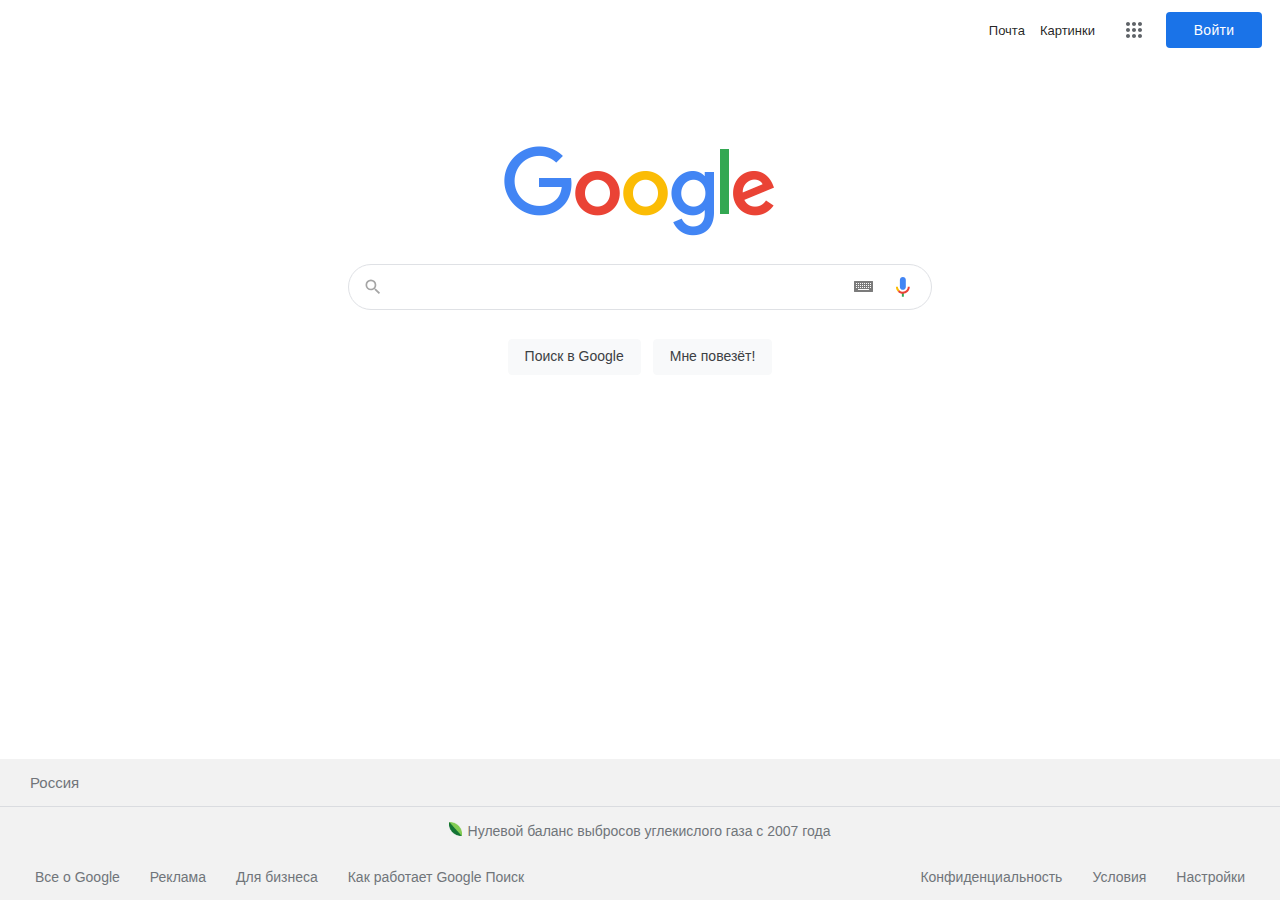
<file: week_1/index.html>
<!doctype html>
<html>
    <head>
        <meta charset="utf-8">
        <title>Google</title>
        <link rel="icon"  href="favicon.ico">
        <link rel="stylesheet" href="css/style.css">
    </head>
    <body>
        <div class="page">
            <div class="top_menu">
                <a class="mail" href="https://mail.google.com/mail/&ogbl">Почта</a>
                <a class="pictures" href="https://www.google.ru/imghp?hl=ru&ogbl">Картинки</a>
                <a href="https://www.google.ru/intl/ru/about/products" class="product_button">
                    <svg class="product_icon" viewBox="0 0 24 24">
                        <path d="M6,8c1.1,0 2,-0.9 2,-2s-0.9,-2 -2,-2 -2,0.9 -2,2 0.9,2 2,2zM12,20c1.1,0 2,-0.9 2,-2s-0.9,-2 -2,-2 -2,0.9 -2,2 0.9,2 2,2zM6,20c1.1,0 2,-0.9 2,-2s-0.9,-2 -2,-2 -2,0.9 -2,2 0.9,2 2,2zM6,14c1.1,0 2,-0.9 2,-2s-0.9,-2 -2,-2 -2,0.9 -2,2 0.9,2 2,2zM12,14c1.1,0 2,-0.9 2,-2s-0.9,-2 -2,-2 -2,0.9 -2,2 0.9,2 2,2zM16,6c0,1.1 0.9,2 2,2s2,-0.9 2,-2 -0.9,-2 -2,-2 -2,0.9 -2,2zM12,8c1.1,0 2,-0.9 2,-2s-0.9,-2 -2,-2 -2,0.9 -2,2 0.9,2 2,2zM18,14c1.1,0 2,-0.9 2,-2s-0.9,-2 -2,-2 -2,0.9 -2,2 0.9,2 2,2zM18,20c1.1,0 2,-0.9 2,-2s-0.9,-2 -2,-2 -2,0.9 -2,2 0.9,2 2,2z"><path>
                    </svg>
                </a>
                <a class="toComeIn_btn" href="https://accounts.google.com/ServiceLogin?hl=ru&amp;passive=true&amp;continue=https://www.google.ru/webhp%3Ftab%3Drw&amp;ec=GAZAmgQ">Войти</a>
            </div>
            <div class="content">
                <div class="logo">
                    <img src="image/logo.png">
                </div>
                <form class="form" method="get" action="http://google.com/search">
                    <div class="search_block">
                        <img src="image/search.svg" class="search_icon">
                        <input type="search" class="input_box">
                        <img src="image/tia.png" class="k_icon">
                        <svg class="m_icon" focusable="false" viewBox="0 0 24 24" xmlns="http://www.w3.org/2000/svg"><path fill="#4285f4" d="m12 15c1.66 0 3-1.31 3-2.97v-7.02c0-1.66-1.34-3.01-3-3.01s-3 1.34-3 3.01v7.02c0 1.66 1.34 2.97 3 2.97z"></path><path fill="#34a853" d="m11 18.08h2v3.92h-2z"></path><path fill="#fbbc05" d="m7.05 16.87c-1.27-1.33-2.05-2.83-2.05-4.87h2c0 1.45 0.56 2.42 1.47 3.38v0.32l-1.15 1.18z"></path><path fill="#ea4335" d="m12 16.93a4.97 5.25 0 0 1 -3.54 -1.55l-1.41 1.49c1.26 1.34 3.02 2.13 4.95 2.13 3.87 0 6.99-2.92 6.99-7h-1.99c0 2.92-2.24 4.93-5 4.93z"></path></svg>
                    </div>
                </form>
                <div class="btns" type="submit">

                    <a class="btn1">Поиск в Google</a>
                    <a class="btn2">Мне повезёт!</a>
                </div>
            </div>
            <footer class="bottom">   
                <div class="country">Россия</div>
                <div class="bottom_menu">
                    <div class="link1">
                        <a href="#">Все о Google</a>
                        <a href="#">Реклама</a>
                        <a href="#">Для бизнеса</a>
                        <a href="#">Как работает Google Поиск</a>
                    </div>
                    <div class="link2">
                        <a href="https://sustainability.google/intl/ru/carbon-free/?utm_source=googlehpfooter&amp;utm_medium=housepromos&amp;utm_campaign=bottom-footer&amp;utm_content=">
                            <img src="image/leaf.png" class="leav">
                            Нулевой баланс выбросов углекислого газа с 2007 года
                        </a>
                    </div>
                    <div class="link3">
                        <a href="#">Конфиденциальность</a>
                        <a href="#">Условия</a>
                        <a href="#">Настройки</a>
                    </div>
                </div>
            </footer>
        </div>
    </body>
</html>
</file>
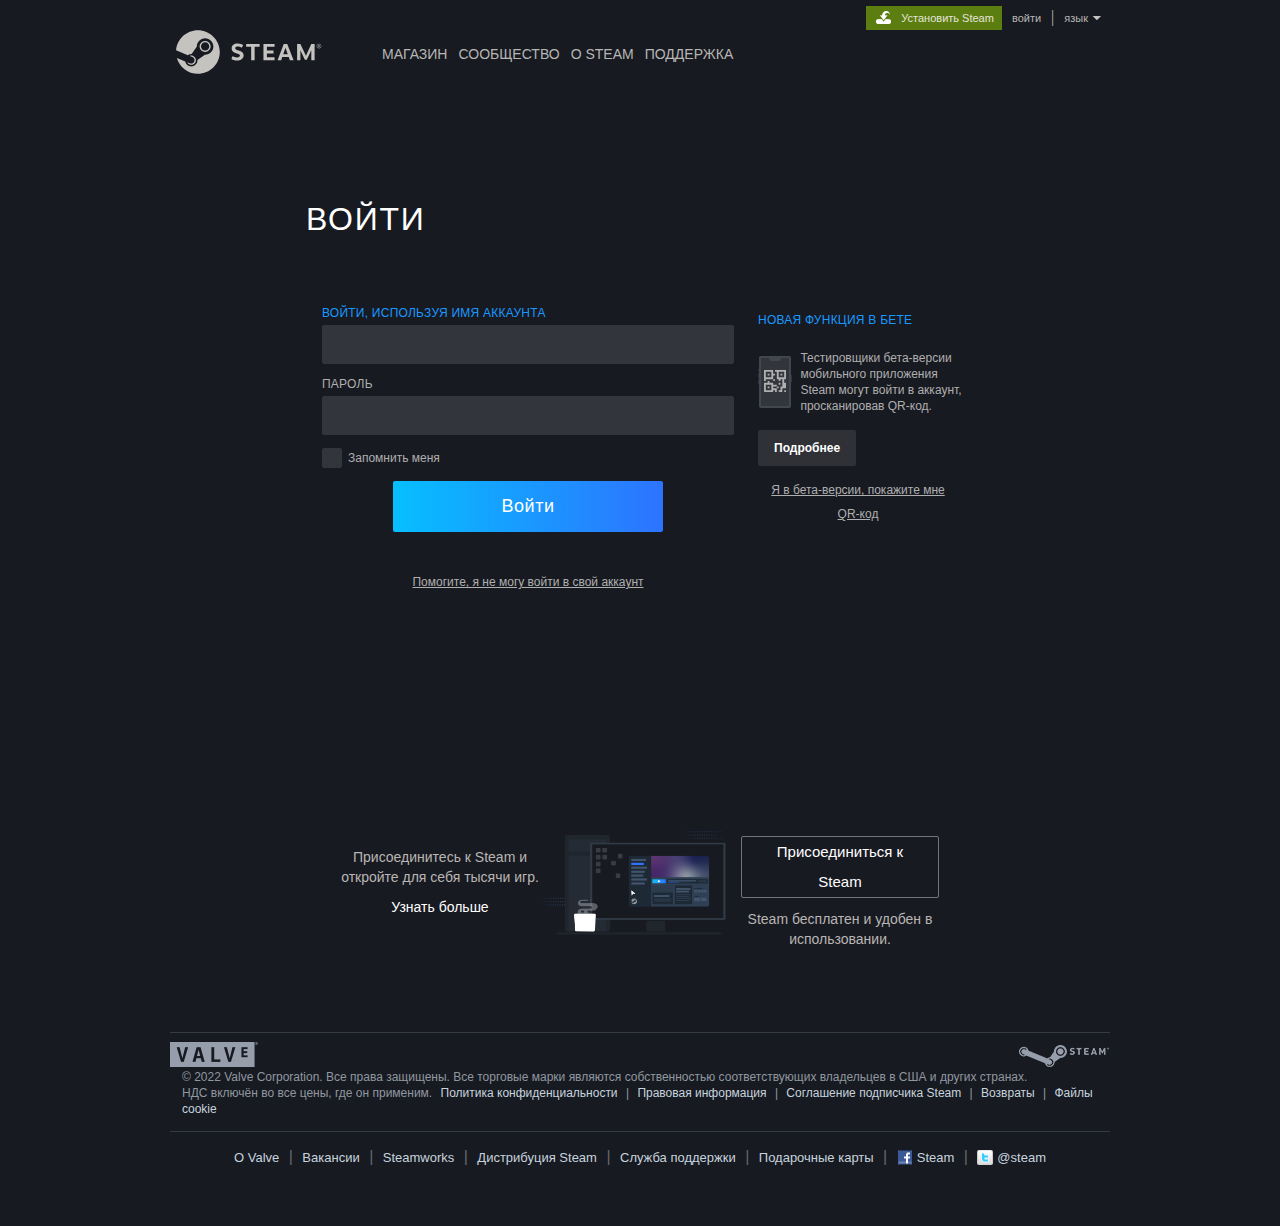
<file: week_2-3/index.html>
<!DOCTYPE html>
<html>
    <head>
        <meta charset="utf-8">
        <title>Войти</title>
        <link rel="stylesheet" href="css/style.css">
        <link rel="stylesheet" href="css/media_style.css">
        <link rel="icon"  href="https://store.steampowered.com/favicon.ico">
        <meta name="viewport" content="width=device-width,initial-scale=1">
    </head>
    <body>
       <header class="header">
            <div class="header__inner">
                <button class="header__mobile-nav">
                    <img class="header__mobile-nav-img" width="36" height="31" src="img/navburger.png" alt="">
                </button>
                <div class="header__inner-main">
                    <div class="header__logo">
                        <a class="header__logo-link" href="https://store.steampowered.com/">
                            <img class="header__logo-img1" src="img/logo_steam.svg" alt="logo" >
                            <img class="header__logo-img2" src="img/header_logo.png" alt="logo" ></a>
                    </div>
                    <div class="header__menu">
                        <ul class="header__menu-list">
                            <li class="header__menu-list-item">
                                <a  class="header__menu-link" href="https://store.steampowered.com/?snr=1_60_4__global-header">МАГАЗИН</a>
                            </li>
                            <li class="header__menu-list-item">
                                <a  class="header__menu-link" href="https://steamcommunity.com/">СООБЩЕСТВО</a>
                            </li>
                            <li class="header__menu-list-item">
                                <a  class="header__menu-link" href="https://store.steampowered.com/about/?snr=1_60_4__global-header">О STEAM</a>
                            </li>
                            <li class="header__menu-list-item">
                                <a  class="header__menu-link" href="https://help.steampowered.com/ru/">ПОДДЕРЖКА</a>
                            </li>
                        </ul>
                    </div>
                </div>
                <div class="header__actions">
                    <ul class="header__act-list">
                        <li class="header__act-list-item ">
                            <a class="header__act-link header__act-link--green" href="https://store.steampowered.com/about/?snr=1_60_4__global-header">Установить Steam</a>
                        </li>
                        <li class="header__act-list-item">
                            <a  class="header__act-link" href="https://store.steampowered.com/login/?redir=login%2F%3Fredir%3D%253Fsnr%253D1_4_4__global-responsive-menu%26redir_ssl%3D1%26snr%3D1_4_4__global-header&redir_ssl=1&snr=1_60_4__global-header">войти</a>
                        </li>
                        <span class="header__act-list-item header__sep">|</span>
                        <li class="header__act-list-item">
                            <span class="header__act-link header_act-link--choise">язык</a>
                        </li>
                    </ul>
                </div>
            </div>
        </header>
        <div class="mobile-nav">
            <ul class="mobile-nav__list">
                <li class="mobile-nav__item mobile-nav__item--link">
                    <a  class="mobile-nav__link" href="https://store.steampowered.com/login/?redir=login%2F%3Fredir%3D%253Fl%253Drussian%26redir_ssl%3D1%26snr%3D1_4_4__global-header&redir_ssl=1&snr=1_60_4__global-header">Войти</a>
                </li>
                <li class="mobile-nav__item  mobile-nav__item--link mobile-nav__item--more">
                    <a  class="mobile-nav__link" href="https://store.steampowered.com/?snr=1_60_4__global-header">Магазин</a>
                    <img class="mobile-nav__more-img" src="img/nav_more.png" alt="">
                </li>
                <li class="mobile-nav__item mobile-nav__item--link mobile-nav__item--more">
                    <a  class="mobile-nav__link" href="https://steamcommunity.com/">Сообщество</a>
                    <img class="mobile-nav__more-img" src="img/nav_more.png" alt="">
                </li>
                
                <li class="mobile-nav__item mobile-nav__item--link">
                    <a  class="mobile-nav__link" href="https://help.steampowered.com/ru/">Поддержка</a>
                </li>
                <li class="mobile-nav__item mobile-nav__item--lang">Изменить язык</li>
                <li class="mobile-nav__item mobile-nav__item--all">Полная версия</li>
            </ul>
            <div class="mobile-nav__footer">
                <img class="mobil-nav__img" src="img/logo_valve_footer.png" alt="">
                <p class="mobile-nav__text">© Valve Corporation. Все права защищены. Все торговые марки являются собственностью соответствующих владельцев в США и других странах.</p>
                <a class="mobile-nav__footer-link" href="https://store.steampowered.com/privacy_agreement/?snr=1_44_44_">Политика конфиденциальности</a>
                |
                <a class="mobile-nav__footer-link" href="https://store.steampowered.com/legal/?snr=1_44_44_">Правовая информация</a>
                |
                <a class="mobile-nav__footer-link" href="https://store.steampowered.com/subscriber_agreement/?snr=1_44_44_">Соглашение подписчика Steam</a>
                |
                <a class="mobile-nav__footer-link" href="https://store.steampowered.com/steam_refunds/?snr=1_44_44_">Возвраты</a>
            </div>
        </div>
        <section class="main-block">
            <div class="main-block__inner">
                <div class="main-block__head">
                    <h1 class="main-block__title">Войти</h1>
                </div>
                <div class="content">
                    <form class="input">
                        <div class="input__form-item">
                            <div class="input__title">ВОЙТИ, ИСПОЛЬЗУЯ ИМЯ АККАУНТА</div>
                            <input class="input__form-field" type="text">
                        </div>
                        <div class="input__form-item">
                            <div class="input__title input__title--ltl">ПАРОЛЬ</div>
                            <input class="input__form-field" type="text">
                        </div>
                        <div class="input__checkbox">
                            <input type="checkbox" class="input__rememder" id="input__rememder">
                            <label class="checkbox__label" for="input__rememder"></label>
                            <p class="input__checkbox-text">Запомнить меня</p>
                        </div>
                        <div class="input__button">
                            <button class="input__btn">Войти</button>
                        </div>
                        
                        <a class="input__help" href="https://help.steampowered.com/wizard/HelpWithLogin?redir=https%3A%2F%2Fstore.steampowered.com%2Flogin%2F%3Fredir%3D%253Fsnr%253D1_4_4__global-responsive-menu%26redir_ssl%3D1%26snr%3D1_4_4__global-header">Помогите, я не могу войти в свой аккаунт</a>
                    </form>
                    <div class="beta-inf">
                        <p class="beta-inf__title">НОВАЯ ФУНКЦИЯ В БЕТЕ</p>
                        <div class="beta-inf__text-block">
                            <svg class="beta-inf__img" width="34" height="52" ><path fill-rule="evenodd" clip-rule="evenodd" d="M0.993001 3.2C0.993001 2.0799 0.993001 1.51984 1.21099 1.09202C1.40273 0.715695 1.7087 0.409734 2.08502 0.217987C2.51284 0 3.0729 0 4.193 0H29.793C30.9131 0 31.4732 0 31.901 0.217987C32.2773 0.409734 32.5833 0.715695 32.775 1.09202C32.993 1.51984 32.993 2.0799 32.993 3.2V48.8C32.993 49.9201 32.993 50.4802 32.775 50.908C32.5833 51.2843 32.2773 51.5903 31.901 51.782C31.4732 52 30.9131 52 29.793 52H4.193C3.0729 52 2.51284 52 2.08502 51.782C1.7087 51.5903 1.40273 51.2843 1.21099 50.908C0.993001 50.4802 0.993001 49.9201 0.993001 48.8V3.2ZM33 19.2967C33 19.1328 33.1328 19 33.2967 19C33.4606 19 33.5934 19.1328 33.5934 19.2967V25.8924C33.5934 26.0563 33.4606 26.1891 33.2967 26.1891C33.1328 26.1891 33 26.0563 33 25.8924V19.2967ZM0.690255 12.8531C0.854118 12.8531 0.986956 12.986 0.986956 13.1498V14.735C0.986956 14.8988 0.854118 15.0317 0.690255 15.0317C0.526392 15.0317 0.393555 14.8988 0.393555 14.735V13.1498C0.393555 12.986 0.526392 12.8531 0.690255 12.8531ZM0.986956 23.8975C0.986956 23.7337 0.854118 23.6008 0.690255 23.6008C0.526392 23.6008 0.393555 23.7337 0.393555 23.8975V27.8064C0.393555 27.9703 0.526392 28.1031 0.690255 28.1031C0.854118 28.1031 0.986956 27.9703 0.986956 27.8064V23.8975ZM0.690255 17.3557C0.854118 17.3557 0.986956 17.4886 0.986956 17.6524V21.5613C0.986956 21.7252 0.854118 21.858 0.690255 21.858C0.526392 21.858 0.393555 21.7252 0.393555 21.5613V17.6524C0.393555 17.4886 0.526392 17.3557 0.690255 17.3557Z" fill="#42464E"></path><path fill-rule="evenodd" clip-rule="evenodd" d="M3.10899 2.54601C3 2.75992 3 3.03995 3 3.6V48.4C3 48.9601 3 49.2401 3.10899 49.454C3.20487 49.6422 3.35785 49.7951 3.54601 49.891C3.75992 50 4.03995 50 4.6 50H29.4C29.9601 50 30.2401 50 30.454 49.891C30.6422 49.7951 30.7951 49.6422 30.891 49.454C31 49.2401 31 48.9601 31 48.4V3.6C31 3.03995 31 2.75992 30.891 2.54601C30.7951 2.35785 30.6422 2.20487 30.454 2.10899C30.2401 2 29.9601 2 29.4 2H23C22.9469 2 22.8965 2.0232 22.8562 2.06277C22.7957 2.12213 22.7857 2.22585 22.7855 2.32129C22.7839 3.09871 22.7694 3.51909 22.6437 3.85908C22.4867 4.28385 22.2109 4.63059 21.8671 4.82458C21.5561 5 21.1565 5 20.3571 5H13.6429C12.8435 5 12.4439 5 12.1329 4.82458C11.7891 4.63059 11.5133 4.28385 11.3563 3.85908C11.2306 3.51909 11.2161 3.09871 11.2145 2.32129C11.2143 2.22585 11.2043 2.12213 11.1438 2.06277C11.1035 2.0232 11.0531 2 11 2H4.6C4.03995 2 3.75992 2 3.54601 2.10899C3.35785 2.20487 3.20487 2.35785 3.10899 2.54601Z" fill="#32353C"></path><g clip-path="url(#clip0_1079_5430)"><path d="M24.3333 17.6667H22.5V19.5H24.3333V17.6667ZM26.1667 15.8333V21.3333H20.6667V15.8333H26.1667V15.8333ZM27.0833 26.8333H25.25C24.3333 26.8333 24.3333 26.8333 24.3333 27.75V31.4167C24.3333 32.3335 24.3333 32.3335 25.25 32.3335H27.0833C28 32.3335 28 32.3335 28 31.4167V27.75C28 26.8333 28 26.8333 27.0833 26.8333ZM21.5833 26.8333C20.6665 26.8333 20.6665 26.8333 20.6665 27.75C20.6665 28.6667 20.6665 28.6667 21.5833 28.6667C22.5 28.6667 22.5 28.6667 22.5 27.75C22.5 26.8333 22.5 26.8333 21.5833 26.8333ZM27.0833 34.1667C26.1665 34.1667 26.1665 34.1667 26.1665 35.0835C26.1665 36.0002 26.1665 36.0002 27.0833 36.0002C28 36 28 36 28 35.0833C28 34.1667 28 34.1667 27.0833 34.1667ZM16.0833 23.1667C15.1665 23.1667 15.1665 23.1667 15.1665 24.0835C15.1665 25.0002 15.1665 25.0002 16.0833 25.0002C17 25.0002 17 25 17 24.0833C17 23.1665 17 23.1667 16.0833 23.1667ZM11.5 17.6667H9.66674V19.5H11.5V17.6667ZM13.3333 15.8333V21.3333H7.83326V15.8333H13.3333V15.8333ZM14.25 14H6.91674C6 14 6 14 6 14.9167V24.0835C6 25 6 25 6.91674 25C7.83348 25 7.83348 25 7.83348 24.0833V23.1665H14.25C15.1667 23.1665 15.1667 23.1665 15.1667 22.2498V19.5H16.0835C17 19.5 17 19.5 17 18.5833C17 17.6665 17 17.6665 16.0833 17.6665H15.1665V14.9165C15.1667 14 15.1667 14 14.25 14ZM27.0833 30.5H23.4167C22.5 30.5 22.5 30.5 22.5 31.4167V34.1667H21.5833C20.6665 34.1667 20.6665 34.1667 20.6665 35.0835C20.6665 36.0002 20.6665 36.0002 21.5833 36.0002H23.4165C24.3333 36.0002 24.3333 36.0002 24.3333 35.0835V32.3335H27.0833C28 32.3335 28 32.3335 28 31.4167C28 30.5 28 30.5 27.0833 30.5ZM19.75 30.5C18.8333 30.5 18.8333 30.5 18.8333 31.4167C18.8333 32.3335 18.8333 32.3335 19.75 32.3335C20.6667 32.3335 20.6667 32.3335 20.6667 31.4167C20.6667 30.5 20.6667 30.5 19.75 30.5ZM10.5833 25C9.66652 25 9.66652 25 9.66652 25.9167V26.8335H6.91652C6 26.8333 6 26.8333 6 27.75V35.0833C6 36 6 36 6.91674 36H14.25C15.1667 36 15.1667 36 15.1667 35.0833V34.1665H17V35.0833C17 36 17 36 17.9167 36C18.8335 36 18.8335 36 18.8335 35.0833V33.25C18.8335 32.3333 18.8335 32.3333 17.9167 32.3333H15.1667V30.5H17.9167C18.8335 30.5 18.8335 30.5 18.8335 29.5833C18.8335 28.6665 18.8335 28.6665 17.9167 28.6665H15.1667V27.75C15.1667 26.8333 15.1667 26.8333 14.25 26.8333H11.5V25.9165C11.5 25 11.5 25 10.5833 25ZM13.3333 28.6667V34.1667H7.83326V28.6667H13.3333ZM11.5 30.5H9.66674V32.3333H11.5V30.5ZM27.0833 14H17.9167C17 14 17 14 17 14.9167C17 15.8335 17 15.8335 17.9167 15.8335H18.8335V22.25C18.8335 23.1667 18.8335 23.1667 19.7502 23.1667H20.667V24.0835C20.667 25.0002 20.667 25.0002 21.5837 25.0002C22.5 25 22.5 25 22.5 24.0833V23.1665H24.3333V27.75C24.3333 28.6667 24.3333 28.6667 25.25 28.6667C26.1667 28.6667 26.1667 28.6667 26.1667 27.75V23.1667H27.0835C28.0002 23.1667 28.0002 23.1667 28.0002 22.25V14.9167C28 14 28 14 27.0833 14Z" fill="#AFAFAF"></path></g><defs><clipPath id="clip0_1079_5430"><rect width="22" height="22" fill="currentColor" transform="translate(6 14)"></rect></clipPath></defs></svg>
                            <p class="beta-inf__text">Тестировщики бета-версии мобильного приложения Steam могут войти в аккаунт, просканировав QR-код.</p>
                        </div>
                        <a class="beta-inf__inf-btn" href="https://steamcommunity.com/groups/SteamMobileApp" >Подробнее</a>
                        <div class="beta-inf__qr-btn">Я в бета-версии, покажите мне QR-код</div>
                    </div>
                </div>
            </div>
        </section>
        <section class="join">
            <div class="join__item join__text-block">
                <div class="join__text">Присоединитесь к Steam и откройте для себя тысячи игр.</div>
                <a class="join__link" href="https://store.steampowered.com/about">Узнать больше</a>
            </div>
            <img class="join__item join__img" src="img/pc_img.png" >
            <div class="join__item join__btn-block">
                <a class="join__btn" href="https://store.steampowered.com/join/?redir=%3Fsnr%3D1_4_4__global-responsive-menu&amp;snr=1_60_4__62">
                <span class="join__btn-text">Присоединиться к Steam</span></a>
                <div class="join__text">Steam бесплатен и удобен в использовании.
                </div>
            </div>
       </section>
       <footer class="footer">
            <div class="footer__top">
                <div class="footer__select"></div>
                <div class="footer__img-block">
                    <img class="footer__valve-logo" src="img/valve.png">
                    <img class="footer__steam-logo" src="img/steam_footer.png">
                </div>
                <div class="inf-block">
                    <p class="inf-block__inf-text">© 2022 Valve Corporation. Все права защищены. Все торговые марки являются собственностью соответствующих владельцев в США и других странах.</p>
                    <div class="inf-block__links">
                        НДС включён во все цены, где он применим.
                        <a class="inf-block__link" href="https://store.steampowered.com/privacy_agreement/?snr=1_44_44_">Политика конфиденциальности</a>
                        |
                        <a class="inf-block__link" href="https://store.steampowered.com/legal/?snr=1_44_44_">Правовая информация</a>
                        |
                        <a class="inf-block__link" href="https://store.steampowered.com/subscriber_agreement/?snr=1_44_44_">Соглашение подписчика Steam</a>
                        |
                        <a class="inf-block__link" href="https://store.steampowered.com/steam_refunds/?snr=1_44_44_">Возвраты</a>
                        |
                        <a class="inf-block__link" href="https://store.steampowered.com/account/cookiepreferences/?snr=1_44_44_">Файлы cookie</a>
                    </div>
                </div>
                <div class="footer__select"></div>
            </div>
            <div class="company-inf">
                <ul class="company-inf__links">
                    <li class="company-inf__item">
                        <a  class="company-inf__link" href="http://www.valvesoftware.com/about">О Valve</a>
                    </li>
                    |
                    <li class="company-inf__item">
                        <a  class="company-inf__link" href="http://www.valvesoftware.com/">Вакансии</a>
                    </li>
                    |
                    <li class="company-inf__item">
                        <a  class="company-inf__link" href="http://www.steampowered.com/steamworks/">Steamworks</a>
                    </li>
                    |
                    <li class="company-inf__item">
                        <a  class="company-inf__link" href="https://partner.steamgames.com/steamdirect">Дистрибуция Steam</a>
                    </li>
                    |
                    <li class="company-inf__item">
                        <a  class="company-inf__link" href="https://help.steampowered.com/ru/?snr=1_44_44_">Служба поддержки</a>
                    </li>
                    |
                    <li class="company-inf__item">
                        <a  class="company-inf__link" href="https://store.steampowered.com/digitalgiftcards/?snr=1_44_44_">Подарочные карты</a>
                    </li>
                    |
                    <li class="company-inf__item">
                        <a  class="company-inf__link company-inf__link--facebook" href="https://steamcommunity.com/linkfilter/?url=http://www.facebook.com/Steam">Steam</a>
                    </li>
                    |
                    <li class="company-inf__item">
                        <a  class="company-inf__link company-inf__link--twitter" href="http://twitter.com/steam">@steam</a>
                    </li>      
                </ul>
            </div> 
       </footer>
       <script src="js/main.js"></script>
    </body>
</html>
</file>
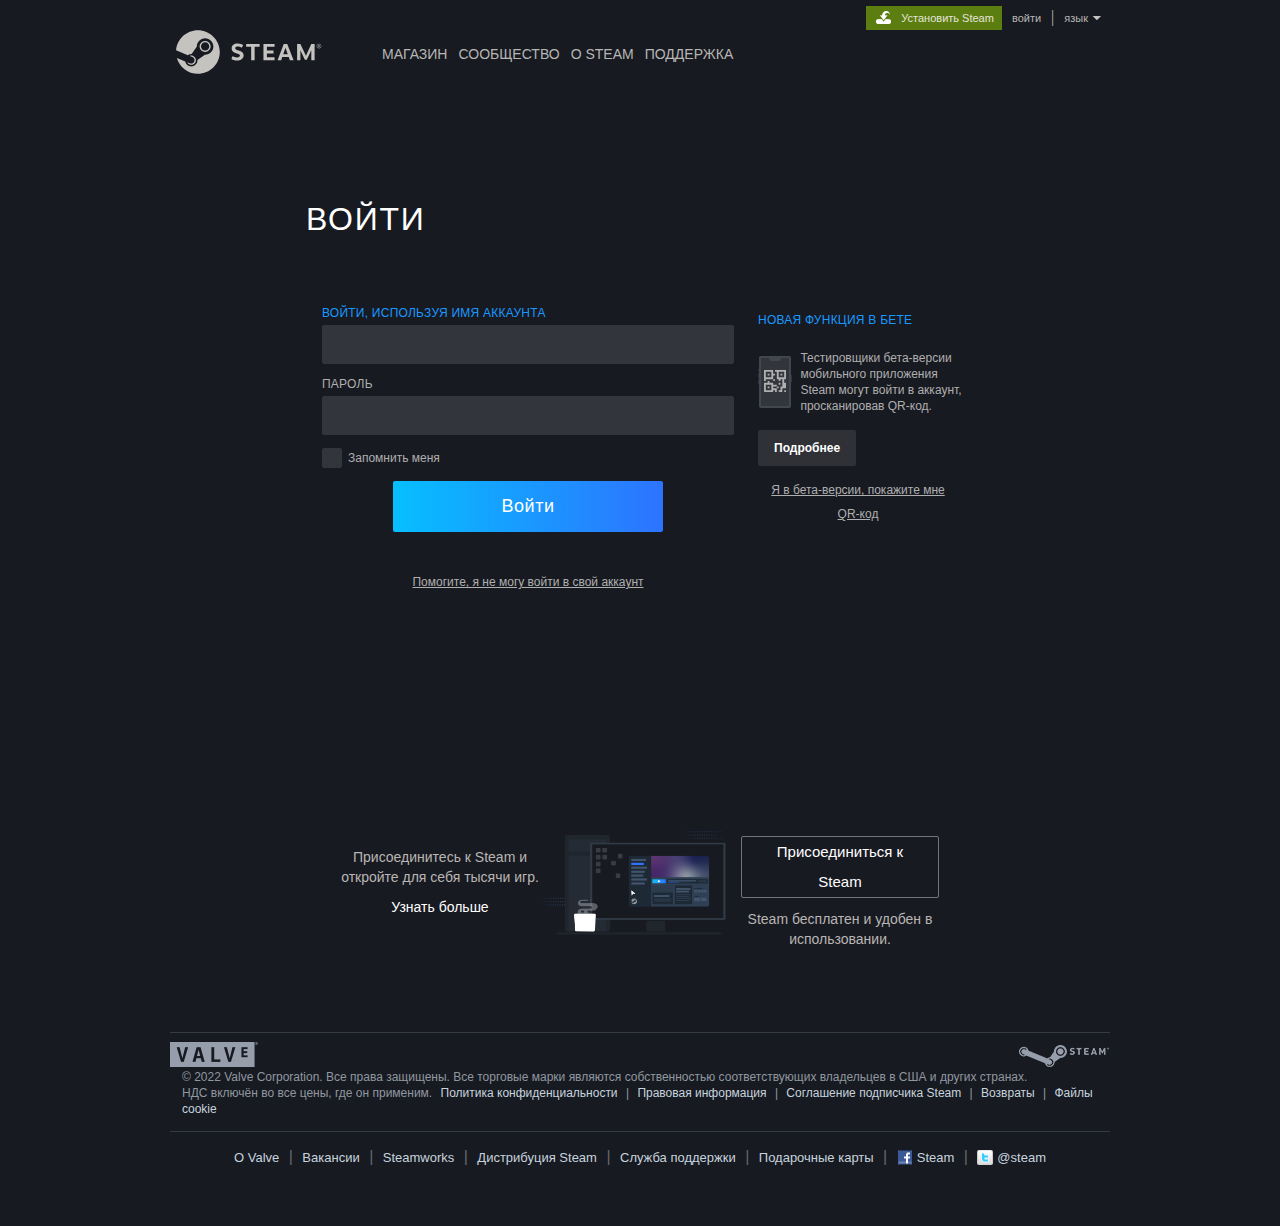
<file: week_5/HttpServer/bin/Debug/net6.0/site/index.html>
<!DOCTYPE html>
<html>
    <head>
        <meta charset="utf-8">
        <title>Войти</title>
        <link rel="stylesheet" href="css/style.css">
        <link rel="stylesheet" href="css/media_style.css">
        <link rel="icon"  href="img/favicon.ico">
        <meta name="viewport" content="width=device-width,initial-scale=1">
    </head>
    <body>
       <header class="header">
            <div class="header__inner">
                <button class="header__mobile-nav">
                    <img class="header__mobile-nav-img" width="36" height="31" src="img/navburger.png" alt="">
                </button>
                <div class="header__inner-main">
                    <div class="header__logo">
                        <a class="header__logo-link" href="https://store.steampowered.com/">
                            <img class="header__logo-img1" src="img/logo_steam.svg" alt="logo" ></a>
                        <a class="header__logo-link header__logo-link--mobile" href="https://store.steampowered.com/">
                            <img class="header__logo-img2" src="img/header_logo.png" alt="logo" ></a>
                    </div>
                    <div class="header__menu">
                        <ul class="header__menu-list">
                            <li class="header__menu-list-item">
                                <a  class="header__menu-link" href="https://store.steampowered.com/?snr=1_60_4__global-header">МАГАЗИН</a>
                            </li>
                            <li class="header__menu-list-item">
                                <a  class="header__menu-link" href="https://steamcommunity.com/">СООБЩЕСТВО</a>
                            </li>
                            <li class="header__menu-list-item">
                                <a  class="header__menu-link" href="https://store.steampowered.com/about/?snr=1_60_4__global-header">О STEAM</a>
                            </li>
                            <li class="header__menu-list-item">
                                <a  class="header__menu-link" href="https://help.steampowered.com/ru/">ПОДДЕРЖКА</a>
                            </li>
                        </ul>
                    </div>
                </div>
                <div class="header__actions">
                    <ul class="header__act-list">
                        <li class="header__act-list-item ">
                            <a class="header__act-link header__act-link--green" href="https://store.steampowered.com/about/?snr=1_60_4__global-header">Установить Steam</a>
                        </li>
                        <li class="header__act-list-item">
                            <a  class="header__act-link" href="https://store.steampowered.com/login/?redir=login%2F%3Fredir%3D%253Fsnr%253D1_4_4__global-responsive-menu%26redir_ssl%3D1%26snr%3D1_4_4__global-header&redir_ssl=1&snr=1_60_4__global-header">войти</a>
                        </li>
                        <span class="header__act-list-item header__sep">|</span>
                        <li class="header__act-list-item">
                            <span class="header__act-link header_act-link--choise">язык</a>
                        </li>
                    </ul>
                </div>
            </div>
        </header>
        <div class="mobile-nav">
            <ul class="mobile-nav__list">
                <li class="mobile-nav__item mobile-nav__item--link">
                    <a  class="mobile-nav__link" href="https://store.steampowered.com/login/?redir=login%2F%3Fredir%3D%253Fl%253Drussian%26redir_ssl%3D1%26snr%3D1_4_4__global-header&redir_ssl=1&snr=1_60_4__global-header">Войти</a>
                </li>
                <li class="mobile-nav__item  mobile-nav__item--link mobile-nav__item--more">
                    <a  class="mobile-nav__link" href="https://store.steampowered.com/?snr=1_60_4__global-header">Магазин</a>
                    <img class="mobile-nav__more-img" src="img/nav_more.png" alt="">
                </li>
                <li class="mobile-nav__item mobile-nav__item--link mobile-nav__item--more">
                    <a  class="mobile-nav__link" href="https://steamcommunity.com/">Сообщество</a>
                    <img class="mobile-nav__more-img" src="img/nav_more.png" alt="">
                </li>
                
                <li class="mobile-nav__item mobile-nav__item--link">
                    <a  class="mobile-nav__link" href="https://help.steampowered.com/ru/">Поддержка</a>
                </li>
                <li class="mobile-nav__item mobile-nav__item--lang">Изменить язык</li>
                <li class="mobile-nav__item mobile-nav__item--all">Полная версия</li>
            </ul>
            <div class="mobile-nav__footer">
                <img class="mobil-nav__img" src="img/logo_valve_footer.png" alt="">
                <p class="mobile-nav__text">© Valve Corporation. Все права защищены. Все торговые марки являются собственностью соответствующих владельцев в США и других странах.</p>
                <a class="mobile-nav__footer-link" href="https://store.steampowered.com/privacy_agreement/?snr=1_44_44_">Политика конфиденциальности</a>
                |
                <a class="mobile-nav__footer-link" href="https://store.steampowered.com/legal/?snr=1_44_44_">Правовая информация</a>
                |
                <a class="mobile-nav__footer-link" href="https://store.steampowered.com/subscriber_agreement/?snr=1_44_44_">Соглашение подписчика Steam</a>
                |
                <a class="mobile-nav__footer-link" href="https://store.steampowered.com/steam_refunds/?snr=1_44_44_">Возвраты</a>
            </div>
        </div>
        <section class="main-block">
            <div class="main-block__inner">
                <div class="main-block__head">
                    <h1 class="main-block__title">Войти</h1>
                </div>
                <div class="content">
                    <form class="input">
                        <div class="input__form-item">
                            <div class="input__title">ВОЙТИ, ИСПОЛЬЗУЯ ИМЯ АККАУНТА</div>
                            <input class="input__form-field" type="text">
                        </div>
                        <div class="input__form-item">
                            <div class="input__title input__title--ltl">ПАРОЛЬ</div>
                            <input class="input__form-field" type="text">
                        </div>
                        <div class="input__checkbox">
                            <input type="checkbox" class="input__rememder" id="input__rememder">
                            <label class="checkbox__label" for="input__rememder"></label>
                            <p class="input__checkbox-text">Запомнить меня</p>
                        </div>
                        <div class="input__button">
                            <button class="input__btn">Войти</button>
                        </div>
                        
                        <a class="input__help" href="https://help.steampowered.com/wizard/HelpWithLogin?redir=https%3A%2F%2Fstore.steampowered.com%2Flogin%2F%3Fredir%3D%253Fsnr%253D1_4_4__global-responsive-menu%26redir_ssl%3D1%26snr%3D1_4_4__global-header">Помогите, я не могу войти в свой аккаунт</a>
                    </form>
                    <div class="beta-inf">
                        <p class="beta-inf__title">НОВАЯ ФУНКЦИЯ В БЕТЕ</p>
                        <div class="beta-inf__text-block">
                            <svg class="beta-inf__img" width="34" height="52" ><path fill-rule="evenodd" clip-rule="evenodd" d="M0.993001 3.2C0.993001 2.0799 0.993001 1.51984 1.21099 1.09202C1.40273 0.715695 1.7087 0.409734 2.08502 0.217987C2.51284 0 3.0729 0 4.193 0H29.793C30.9131 0 31.4732 0 31.901 0.217987C32.2773 0.409734 32.5833 0.715695 32.775 1.09202C32.993 1.51984 32.993 2.0799 32.993 3.2V48.8C32.993 49.9201 32.993 50.4802 32.775 50.908C32.5833 51.2843 32.2773 51.5903 31.901 51.782C31.4732 52 30.9131 52 29.793 52H4.193C3.0729 52 2.51284 52 2.08502 51.782C1.7087 51.5903 1.40273 51.2843 1.21099 50.908C0.993001 50.4802 0.993001 49.9201 0.993001 48.8V3.2ZM33 19.2967C33 19.1328 33.1328 19 33.2967 19C33.4606 19 33.5934 19.1328 33.5934 19.2967V25.8924C33.5934 26.0563 33.4606 26.1891 33.2967 26.1891C33.1328 26.1891 33 26.0563 33 25.8924V19.2967ZM0.690255 12.8531C0.854118 12.8531 0.986956 12.986 0.986956 13.1498V14.735C0.986956 14.8988 0.854118 15.0317 0.690255 15.0317C0.526392 15.0317 0.393555 14.8988 0.393555 14.735V13.1498C0.393555 12.986 0.526392 12.8531 0.690255 12.8531ZM0.986956 23.8975C0.986956 23.7337 0.854118 23.6008 0.690255 23.6008C0.526392 23.6008 0.393555 23.7337 0.393555 23.8975V27.8064C0.393555 27.9703 0.526392 28.1031 0.690255 28.1031C0.854118 28.1031 0.986956 27.9703 0.986956 27.8064V23.8975ZM0.690255 17.3557C0.854118 17.3557 0.986956 17.4886 0.986956 17.6524V21.5613C0.986956 21.7252 0.854118 21.858 0.690255 21.858C0.526392 21.858 0.393555 21.7252 0.393555 21.5613V17.6524C0.393555 17.4886 0.526392 17.3557 0.690255 17.3557Z" fill="#42464E"></path><path fill-rule="evenodd" clip-rule="evenodd" d="M3.10899 2.54601C3 2.75992 3 3.03995 3 3.6V48.4C3 48.9601 3 49.2401 3.10899 49.454C3.20487 49.6422 3.35785 49.7951 3.54601 49.891C3.75992 50 4.03995 50 4.6 50H29.4C29.9601 50 30.2401 50 30.454 49.891C30.6422 49.7951 30.7951 49.6422 30.891 49.454C31 49.2401 31 48.9601 31 48.4V3.6C31 3.03995 31 2.75992 30.891 2.54601C30.7951 2.35785 30.6422 2.20487 30.454 2.10899C30.2401 2 29.9601 2 29.4 2H23C22.9469 2 22.8965 2.0232 22.8562 2.06277C22.7957 2.12213 22.7857 2.22585 22.7855 2.32129C22.7839 3.09871 22.7694 3.51909 22.6437 3.85908C22.4867 4.28385 22.2109 4.63059 21.8671 4.82458C21.5561 5 21.1565 5 20.3571 5H13.6429C12.8435 5 12.4439 5 12.1329 4.82458C11.7891 4.63059 11.5133 4.28385 11.3563 3.85908C11.2306 3.51909 11.2161 3.09871 11.2145 2.32129C11.2143 2.22585 11.2043 2.12213 11.1438 2.06277C11.1035 2.0232 11.0531 2 11 2H4.6C4.03995 2 3.75992 2 3.54601 2.10899C3.35785 2.20487 3.20487 2.35785 3.10899 2.54601Z" fill="#32353C"></path><g clip-path="url(#clip0_1079_5430)"><path d="M24.3333 17.6667H22.5V19.5H24.3333V17.6667ZM26.1667 15.8333V21.3333H20.6667V15.8333H26.1667V15.8333ZM27.0833 26.8333H25.25C24.3333 26.8333 24.3333 26.8333 24.3333 27.75V31.4167C24.3333 32.3335 24.3333 32.3335 25.25 32.3335H27.0833C28 32.3335 28 32.3335 28 31.4167V27.75C28 26.8333 28 26.8333 27.0833 26.8333ZM21.5833 26.8333C20.6665 26.8333 20.6665 26.8333 20.6665 27.75C20.6665 28.6667 20.6665 28.6667 21.5833 28.6667C22.5 28.6667 22.5 28.6667 22.5 27.75C22.5 26.8333 22.5 26.8333 21.5833 26.8333ZM27.0833 34.1667C26.1665 34.1667 26.1665 34.1667 26.1665 35.0835C26.1665 36.0002 26.1665 36.0002 27.0833 36.0002C28 36 28 36 28 35.0833C28 34.1667 28 34.1667 27.0833 34.1667ZM16.0833 23.1667C15.1665 23.1667 15.1665 23.1667 15.1665 24.0835C15.1665 25.0002 15.1665 25.0002 16.0833 25.0002C17 25.0002 17 25 17 24.0833C17 23.1665 17 23.1667 16.0833 23.1667ZM11.5 17.6667H9.66674V19.5H11.5V17.6667ZM13.3333 15.8333V21.3333H7.83326V15.8333H13.3333V15.8333ZM14.25 14H6.91674C6 14 6 14 6 14.9167V24.0835C6 25 6 25 6.91674 25C7.83348 25 7.83348 25 7.83348 24.0833V23.1665H14.25C15.1667 23.1665 15.1667 23.1665 15.1667 22.2498V19.5H16.0835C17 19.5 17 19.5 17 18.5833C17 17.6665 17 17.6665 16.0833 17.6665H15.1665V14.9165C15.1667 14 15.1667 14 14.25 14ZM27.0833 30.5H23.4167C22.5 30.5 22.5 30.5 22.5 31.4167V34.1667H21.5833C20.6665 34.1667 20.6665 34.1667 20.6665 35.0835C20.6665 36.0002 20.6665 36.0002 21.5833 36.0002H23.4165C24.3333 36.0002 24.3333 36.0002 24.3333 35.0835V32.3335H27.0833C28 32.3335 28 32.3335 28 31.4167C28 30.5 28 30.5 27.0833 30.5ZM19.75 30.5C18.8333 30.5 18.8333 30.5 18.8333 31.4167C18.8333 32.3335 18.8333 32.3335 19.75 32.3335C20.6667 32.3335 20.6667 32.3335 20.6667 31.4167C20.6667 30.5 20.6667 30.5 19.75 30.5ZM10.5833 25C9.66652 25 9.66652 25 9.66652 25.9167V26.8335H6.91652C6 26.8333 6 26.8333 6 27.75V35.0833C6 36 6 36 6.91674 36H14.25C15.1667 36 15.1667 36 15.1667 35.0833V34.1665H17V35.0833C17 36 17 36 17.9167 36C18.8335 36 18.8335 36 18.8335 35.0833V33.25C18.8335 32.3333 18.8335 32.3333 17.9167 32.3333H15.1667V30.5H17.9167C18.8335 30.5 18.8335 30.5 18.8335 29.5833C18.8335 28.6665 18.8335 28.6665 17.9167 28.6665H15.1667V27.75C15.1667 26.8333 15.1667 26.8333 14.25 26.8333H11.5V25.9165C11.5 25 11.5 25 10.5833 25ZM13.3333 28.6667V34.1667H7.83326V28.6667H13.3333ZM11.5 30.5H9.66674V32.3333H11.5V30.5ZM27.0833 14H17.9167C17 14 17 14 17 14.9167C17 15.8335 17 15.8335 17.9167 15.8335H18.8335V22.25C18.8335 23.1667 18.8335 23.1667 19.7502 23.1667H20.667V24.0835C20.667 25.0002 20.667 25.0002 21.5837 25.0002C22.5 25 22.5 25 22.5 24.0833V23.1665H24.3333V27.75C24.3333 28.6667 24.3333 28.6667 25.25 28.6667C26.1667 28.6667 26.1667 28.6667 26.1667 27.75V23.1667H27.0835C28.0002 23.1667 28.0002 23.1667 28.0002 22.25V14.9167C28 14 28 14 27.0833 14Z" fill="#AFAFAF"></path></g><defs><clipPath id="clip0_1079_5430"><rect width="22" height="22" fill="currentColor" transform="translate(6 14)"></rect></clipPath></defs></svg>
                            <p class="beta-inf__text">Тестировщики бета-версии мобильного приложения Steam могут войти в аккаунт, просканировав QR-код.</p>
                        </div>
                        <a class="beta-inf__inf-btn" href="https://steamcommunity.com/groups/SteamMobileApp" >Подробнее</a>
                        <div class="beta-inf__qr-btn">Я в бета-версии, покажите мне QR-код</div>
                    </div>
                </div>
            </div>
        </section>
        <section class="join">
            <div class="join__item join__text-block">
                <div class="join__text">Присоединитесь к Steam и откройте для себя тысячи игр.</div>
                <a class="join__link" href="https://store.steampowered.com/about">Узнать больше</a>
            </div>
            <img class="join__item join__img" src="img/pc_img.png" >
            <div class="join__item join__btn-block">
                <a class="join__btn" href="https://store.steampowered.com/join/?redir=%3Fsnr%3D1_4_4__global-responsive-menu&amp;snr=1_60_4__62">
                <span class="join__btn-text">Присоединиться к Steam</span></a>
                <div class="join__text">Steam бесплатен и удобен в использовании.
                </div>
            </div>
       </section>
       <footer class="footer">
            <div class="footer__top">
                <div class="footer__select"></div>
                <div class="footer__img-block">
                    <img class="footer__valve-logo" src="img/valve.png">
                    <img class="footer__steam-logo" src="img/steam_footer.png">
                </div>
                <div class="inf-block">
                    <p class="inf-block__inf-text">© 2022 Valve Corporation. Все права защищены. Все торговые марки являются собственностью соответствующих владельцев в США и других странах.</p>
                    <div class="inf-block__links">
                        НДС включён во все цены, где он применим.
                        <a class="inf-block__link" href="https://store.steampowered.com/privacy_agreement/?snr=1_44_44_">Политика конфиденциальности</a>
                        |
                        <a class="inf-block__link" href="https://store.steampowered.com/legal/?snr=1_44_44_">Правовая информация</a>
                        |
                        <a class="inf-block__link" href="https://store.steampowered.com/subscriber_agreement/?snr=1_44_44_">Соглашение подписчика Steam</a>
                        |
                        <a class="inf-block__link" href="https://store.steampowered.com/steam_refunds/?snr=1_44_44_">Возвраты</a>
                        |
                        <a class="inf-block__link" href="https://store.steampowered.com/account/cookiepreferences/?snr=1_44_44_">Файлы cookie</a>
                    </div>
                </div>
                <div class="footer__select"></div>
            </div>
            <div class="company-inf">
                <ul class="company-inf__links">
                    <li class="company-inf__item">
                        <a  class="company-inf__link" href="http://www.valvesoftware.com/about">О Valve</a>
                    </li>
                    |
                    <li class="company-inf__item">
                        <a  class="company-inf__link" href="http://www.valvesoftware.com/">Вакансии</a>
                    </li>
                    |
                    <li class="company-inf__item">
                        <a  class="company-inf__link" href="http://www.steampowered.com/steamworks/">Steamworks</a>
                    </li>
                    |
                    <li class="company-inf__item">
                        <a  class="company-inf__link" href="https://partner.steamgames.com/steamdirect">Дистрибуция Steam</a>
                    </li>
                    |
                    <li class="company-inf__item">
                        <a  class="company-inf__link" href="https://help.steampowered.com/ru/?snr=1_44_44_">Служба поддержки</a>
                    </li>
                    |
                    <li class="company-inf__item">
                        <a  class="company-inf__link" href="https://store.steampowered.com/digitalgiftcards/?snr=1_44_44_">Подарочные карты</a>
                    </li>
                    |
                    <li class="company-inf__item">
                        <a  class="company-inf__link company-inf__link--facebook" href="https://steamcommunity.com/linkfilter/?url=http://www.facebook.com/Steam">Steam</a>
                    </li>
                    |
                    <li class="company-inf__item">
                        <a  class="company-inf__link company-inf__link--twitter" href="http://twitter.com/steam">@steam</a>
                    </li>      
                </ul>
            </div> 
       </footer>
       <script src="js/main.js"></script>
    </body>
</html>
</file>
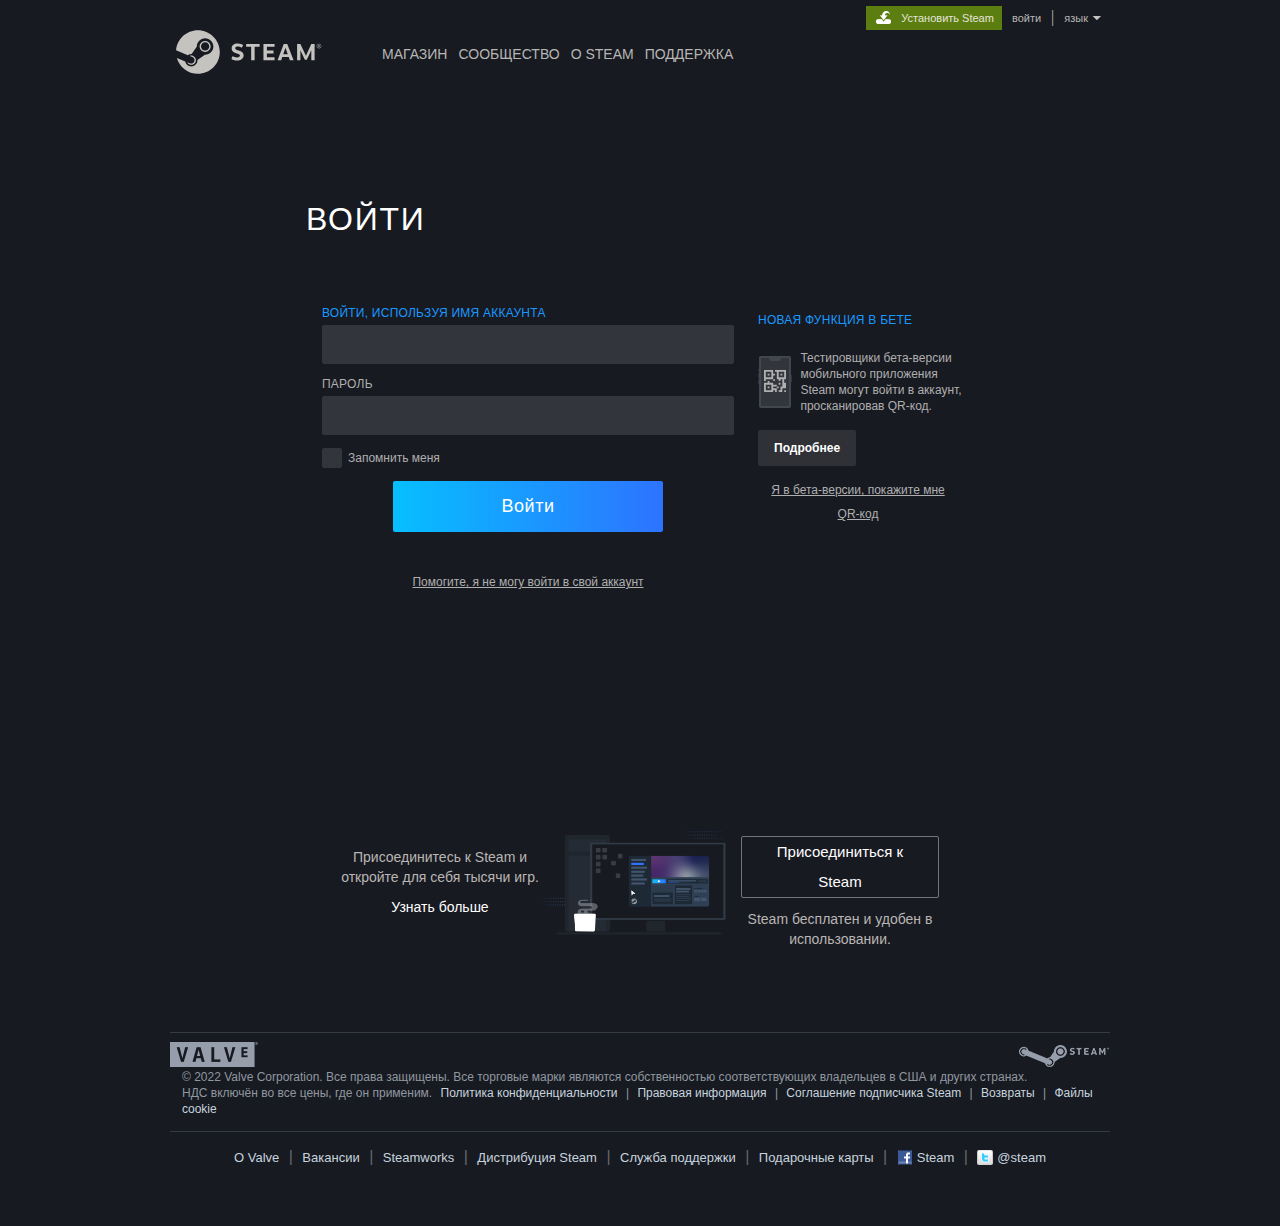
<file: week_6/HttpServer/HttpServer/bin/Debug/net6.0/site/index.html>
<!DOCTYPE html>
<html>
    <head>
        <meta charset="utf-8">
        <title>Войти</title>
        <link rel="stylesheet" href="css/style.css">
        <link rel="stylesheet" href="css/media_style.css">
        <link rel="icon"  href="img/favicon.ico">
        <meta name="viewport" content="width=device-width,initial-scale=1">
    </head>
    <body>
       <header class="header">
            <div class="header__inner">
                <button class="header__mobile-nav">
                    <img class="header__mobile-nav-img" width="36" height="31" src="img/navburger.png" alt="">
                </button>
                <div class="header__inner-main">
                    <div class="header__logo">
                        <a class="header__logo-link" href="https://store.steampowered.com/">
                            <img class="header__logo-img1" src="img/logo_steam.svg" alt="logo" ></a>
                        <a class="header__logo-link header__logo-link--mobile" href="https://store.steampowered.com/">
                            <img class="header__logo-img2" src="img/header_logo.png" alt="logo" ></a>
                    </div>
                    <div class="header__menu">
                        <ul class="header__menu-list">
                            <li class="header__menu-list-item">
                                <a  class="header__menu-link" href="https://store.steampowered.com/?snr=1_60_4__global-header">МАГАЗИН</a>
                            </li>
                            <li class="header__menu-list-item">
                                <a  class="header__menu-link" href="https://steamcommunity.com/">СООБЩЕСТВО</a>
                            </li>
                            <li class="header__menu-list-item">
                                <a  class="header__menu-link" href="https://store.steampowered.com/about/?snr=1_60_4__global-header">О STEAM</a>
                            </li>
                            <li class="header__menu-list-item">
                                <a  class="header__menu-link" href="https://help.steampowered.com/ru/">ПОДДЕРЖКА</a>
                            </li>
                        </ul>
                    </div>
                </div>
                <div class="header__actions">
                    <ul class="header__act-list">
                        <li class="header__act-list-item ">
                            <a class="header__act-link header__act-link--green" href="https://store.steampowered.com/about/?snr=1_60_4__global-header">Установить Steam</a>
                        </li>
                        <li class="header__act-list-item">
                            <a  class="header__act-link" href="https://store.steampowered.com/login/?redir=login%2F%3Fredir%3D%253Fsnr%253D1_4_4__global-responsive-menu%26redir_ssl%3D1%26snr%3D1_4_4__global-header&redir_ssl=1&snr=1_60_4__global-header">войти</a>
                        </li>
                        <span class="header__act-list-item header__sep">|</span>
                        <li class="header__act-list-item">
                            <span class="header__act-link header_act-link--choise">язык</a>
                        </li>
                    </ul>
                </div>
            </div>
        </header>
        <div class="mobile-nav">
            <ul class="mobile-nav__list">
                <li class="mobile-nav__item mobile-nav__item--link">
                    <a  class="mobile-nav__link" href="https://store.steampowered.com/login/?redir=login%2F%3Fredir%3D%253Fl%253Drussian%26redir_ssl%3D1%26snr%3D1_4_4__global-header&redir_ssl=1&snr=1_60_4__global-header">Войти</a>
                </li>
                <li class="mobile-nav__item  mobile-nav__item--link mobile-nav__item--more">
                    <a  class="mobile-nav__link" href="https://store.steampowered.com/?snr=1_60_4__global-header">Магазин</a>
                    <img class="mobile-nav__more-img" src="img/nav_more.png" alt="">
                </li>
                <li class="mobile-nav__item mobile-nav__item--link mobile-nav__item--more">
                    <a  class="mobile-nav__link" href="https://steamcommunity.com/">Сообщество</a>
                    <img class="mobile-nav__more-img" src="img/nav_more.png" alt="">
                </li>
                
                <li class="mobile-nav__item mobile-nav__item--link">
                    <a  class="mobile-nav__link" href="https://help.steampowered.com/ru/">Поддержка</a>
                </li>
                <li class="mobile-nav__item mobile-nav__item--lang">Изменить язык</li>
                <li class="mobile-nav__item mobile-nav__item--all">Полная версия</li>
            </ul>
            <div class="mobile-nav__footer">
                <img class="mobil-nav__img" src="img/logo_valve_footer.png" alt="">
                <p class="mobile-nav__text">© Valve Corporation. Все права защищены. Все торговые марки являются собственностью соответствующих владельцев в США и других странах.</p>
                <a class="mobile-nav__footer-link" href="https://store.steampowered.com/privacy_agreement/?snr=1_44_44_">Политика конфиденциальности</a>
                |
                <a class="mobile-nav__footer-link" href="https://store.steampowered.com/legal/?snr=1_44_44_">Правовая информация</a>
                |
                <a class="mobile-nav__footer-link" href="https://store.steampowered.com/subscriber_agreement/?snr=1_44_44_">Соглашение подписчика Steam</a>
                |
                <a class="mobile-nav__footer-link" href="https://store.steampowered.com/steam_refunds/?snr=1_44_44_">Возвраты</a>
            </div>
        </div>
        <section class="main-block">
            <div class="main-block__inner">
                <div class="main-block__head">
                    <h1 class="main-block__title">Войти</h1>
                </div>
                <div class="content">
                    <form class="input" action="/account/create" method="post" >
                        <div class="input__form-item">
                            <div class="input__title">ВОЙТИ, ИСПОЛЬЗУЯ ИМЯ АККАУНТА</div>
                            <input id="Name" name="Name" class="input__form-field" type="text">
                        </div>
                        <div class="input__form-item">
                            <div class="input__title input__title--ltl">ПАРОЛЬ</div>
                            <input id="Pass" name="Pass" class="input__form-field" type="password">
                        </div>
                        <div class="input__checkbox">
                            <input type="checkbox" class="input__rememder" id="input__rememder">
                            <label class="checkbox__label" for="input__rememder"></label>
                            <p class="input__checkbox-text">Запомнить меня</p>
                        </div>
                        <div class="input__button">
                            <button class="input__btn">Войти</button>
                        </div>
                        
                        <a class="input__help" href="https://help.steampowered.com/wizard/HelpWithLogin?redir=https%3A%2F%2Fstore.steampowered.com%2Flogin%2F%3Fredir%3D%253Fsnr%253D1_4_4__global-responsive-menu%26redir_ssl%3D1%26snr%3D1_4_4__global-header">Помогите, я не могу войти в свой аккаунт</a>
                    </form>
                    <div class="beta-inf">
                        <p class="beta-inf__title">НОВАЯ ФУНКЦИЯ В БЕТЕ</p>
                        <div class="beta-inf__text-block">
                            <svg class="beta-inf__img" width="34" height="52" ><path fill-rule="evenodd" clip-rule="evenodd" d="M0.993001 3.2C0.993001 2.0799 0.993001 1.51984 1.21099 1.09202C1.40273 0.715695 1.7087 0.409734 2.08502 0.217987C2.51284 0 3.0729 0 4.193 0H29.793C30.9131 0 31.4732 0 31.901 0.217987C32.2773 0.409734 32.5833 0.715695 32.775 1.09202C32.993 1.51984 32.993 2.0799 32.993 3.2V48.8C32.993 49.9201 32.993 50.4802 32.775 50.908C32.5833 51.2843 32.2773 51.5903 31.901 51.782C31.4732 52 30.9131 52 29.793 52H4.193C3.0729 52 2.51284 52 2.08502 51.782C1.7087 51.5903 1.40273 51.2843 1.21099 50.908C0.993001 50.4802 0.993001 49.9201 0.993001 48.8V3.2ZM33 19.2967C33 19.1328 33.1328 19 33.2967 19C33.4606 19 33.5934 19.1328 33.5934 19.2967V25.8924C33.5934 26.0563 33.4606 26.1891 33.2967 26.1891C33.1328 26.1891 33 26.0563 33 25.8924V19.2967ZM0.690255 12.8531C0.854118 12.8531 0.986956 12.986 0.986956 13.1498V14.735C0.986956 14.8988 0.854118 15.0317 0.690255 15.0317C0.526392 15.0317 0.393555 14.8988 0.393555 14.735V13.1498C0.393555 12.986 0.526392 12.8531 0.690255 12.8531ZM0.986956 23.8975C0.986956 23.7337 0.854118 23.6008 0.690255 23.6008C0.526392 23.6008 0.393555 23.7337 0.393555 23.8975V27.8064C0.393555 27.9703 0.526392 28.1031 0.690255 28.1031C0.854118 28.1031 0.986956 27.9703 0.986956 27.8064V23.8975ZM0.690255 17.3557C0.854118 17.3557 0.986956 17.4886 0.986956 17.6524V21.5613C0.986956 21.7252 0.854118 21.858 0.690255 21.858C0.526392 21.858 0.393555 21.7252 0.393555 21.5613V17.6524C0.393555 17.4886 0.526392 17.3557 0.690255 17.3557Z" fill="#42464E"></path><path fill-rule="evenodd" clip-rule="evenodd" d="M3.10899 2.54601C3 2.75992 3 3.03995 3 3.6V48.4C3 48.9601 3 49.2401 3.10899 49.454C3.20487 49.6422 3.35785 49.7951 3.54601 49.891C3.75992 50 4.03995 50 4.6 50H29.4C29.9601 50 30.2401 50 30.454 49.891C30.6422 49.7951 30.7951 49.6422 30.891 49.454C31 49.2401 31 48.9601 31 48.4V3.6C31 3.03995 31 2.75992 30.891 2.54601C30.7951 2.35785 30.6422 2.20487 30.454 2.10899C30.2401 2 29.9601 2 29.4 2H23C22.9469 2 22.8965 2.0232 22.8562 2.06277C22.7957 2.12213 22.7857 2.22585 22.7855 2.32129C22.7839 3.09871 22.7694 3.51909 22.6437 3.85908C22.4867 4.28385 22.2109 4.63059 21.8671 4.82458C21.5561 5 21.1565 5 20.3571 5H13.6429C12.8435 5 12.4439 5 12.1329 4.82458C11.7891 4.63059 11.5133 4.28385 11.3563 3.85908C11.2306 3.51909 11.2161 3.09871 11.2145 2.32129C11.2143 2.22585 11.2043 2.12213 11.1438 2.06277C11.1035 2.0232 11.0531 2 11 2H4.6C4.03995 2 3.75992 2 3.54601 2.10899C3.35785 2.20487 3.20487 2.35785 3.10899 2.54601Z" fill="#32353C"></path><g clip-path="url(#clip0_1079_5430)"><path d="M24.3333 17.6667H22.5V19.5H24.3333V17.6667ZM26.1667 15.8333V21.3333H20.6667V15.8333H26.1667V15.8333ZM27.0833 26.8333H25.25C24.3333 26.8333 24.3333 26.8333 24.3333 27.75V31.4167C24.3333 32.3335 24.3333 32.3335 25.25 32.3335H27.0833C28 32.3335 28 32.3335 28 31.4167V27.75C28 26.8333 28 26.8333 27.0833 26.8333ZM21.5833 26.8333C20.6665 26.8333 20.6665 26.8333 20.6665 27.75C20.6665 28.6667 20.6665 28.6667 21.5833 28.6667C22.5 28.6667 22.5 28.6667 22.5 27.75C22.5 26.8333 22.5 26.8333 21.5833 26.8333ZM27.0833 34.1667C26.1665 34.1667 26.1665 34.1667 26.1665 35.0835C26.1665 36.0002 26.1665 36.0002 27.0833 36.0002C28 36 28 36 28 35.0833C28 34.1667 28 34.1667 27.0833 34.1667ZM16.0833 23.1667C15.1665 23.1667 15.1665 23.1667 15.1665 24.0835C15.1665 25.0002 15.1665 25.0002 16.0833 25.0002C17 25.0002 17 25 17 24.0833C17 23.1665 17 23.1667 16.0833 23.1667ZM11.5 17.6667H9.66674V19.5H11.5V17.6667ZM13.3333 15.8333V21.3333H7.83326V15.8333H13.3333V15.8333ZM14.25 14H6.91674C6 14 6 14 6 14.9167V24.0835C6 25 6 25 6.91674 25C7.83348 25 7.83348 25 7.83348 24.0833V23.1665H14.25C15.1667 23.1665 15.1667 23.1665 15.1667 22.2498V19.5H16.0835C17 19.5 17 19.5 17 18.5833C17 17.6665 17 17.6665 16.0833 17.6665H15.1665V14.9165C15.1667 14 15.1667 14 14.25 14ZM27.0833 30.5H23.4167C22.5 30.5 22.5 30.5 22.5 31.4167V34.1667H21.5833C20.6665 34.1667 20.6665 34.1667 20.6665 35.0835C20.6665 36.0002 20.6665 36.0002 21.5833 36.0002H23.4165C24.3333 36.0002 24.3333 36.0002 24.3333 35.0835V32.3335H27.0833C28 32.3335 28 32.3335 28 31.4167C28 30.5 28 30.5 27.0833 30.5ZM19.75 30.5C18.8333 30.5 18.8333 30.5 18.8333 31.4167C18.8333 32.3335 18.8333 32.3335 19.75 32.3335C20.6667 32.3335 20.6667 32.3335 20.6667 31.4167C20.6667 30.5 20.6667 30.5 19.75 30.5ZM10.5833 25C9.66652 25 9.66652 25 9.66652 25.9167V26.8335H6.91652C6 26.8333 6 26.8333 6 27.75V35.0833C6 36 6 36 6.91674 36H14.25C15.1667 36 15.1667 36 15.1667 35.0833V34.1665H17V35.0833C17 36 17 36 17.9167 36C18.8335 36 18.8335 36 18.8335 35.0833V33.25C18.8335 32.3333 18.8335 32.3333 17.9167 32.3333H15.1667V30.5H17.9167C18.8335 30.5 18.8335 30.5 18.8335 29.5833C18.8335 28.6665 18.8335 28.6665 17.9167 28.6665H15.1667V27.75C15.1667 26.8333 15.1667 26.8333 14.25 26.8333H11.5V25.9165C11.5 25 11.5 25 10.5833 25ZM13.3333 28.6667V34.1667H7.83326V28.6667H13.3333ZM11.5 30.5H9.66674V32.3333H11.5V30.5ZM27.0833 14H17.9167C17 14 17 14 17 14.9167C17 15.8335 17 15.8335 17.9167 15.8335H18.8335V22.25C18.8335 23.1667 18.8335 23.1667 19.7502 23.1667H20.667V24.0835C20.667 25.0002 20.667 25.0002 21.5837 25.0002C22.5 25 22.5 25 22.5 24.0833V23.1665H24.3333V27.75C24.3333 28.6667 24.3333 28.6667 25.25 28.6667C26.1667 28.6667 26.1667 28.6667 26.1667 27.75V23.1667H27.0835C28.0002 23.1667 28.0002 23.1667 28.0002 22.25V14.9167C28 14 28 14 27.0833 14Z" fill="#AFAFAF"></path></g><defs><clipPath id="clip0_1079_5430"><rect width="22" height="22" fill="currentColor" transform="translate(6 14)"></rect></clipPath></defs></svg>
                            <p class="beta-inf__text">Тестировщики бета-версии мобильного приложения Steam могут войти в аккаунт, просканировав QR-код.</p>
                        </div>
                        <a class="beta-inf__inf-btn" href="https://steamcommunity.com/groups/SteamMobileApp" >Подробнее</a>
                        <div class="beta-inf__qr-btn">Я в бета-версии, покажите мне QR-код</div>
                    </div>
                </div>
            </div>
        </section>
        <section class="join">
            <div class="join__item join__text-block">
                <div class="join__text">Присоединитесь к Steam и откройте для себя тысячи игр.</div>
                <a class="join__link" href="https://store.steampowered.com/about">Узнать больше</a>
            </div>
            <img class="join__item join__img" src="img/pc_img.png" >
            <div class="join__item join__btn-block">
                <a class="join__btn" href="https://store.steampowered.com/join/?redir=%3Fsnr%3D1_4_4__global-responsive-menu&amp;snr=1_60_4__62">
                <span class="join__btn-text">Присоединиться к Steam</span></a>
                <div class="join__text">Steam бесплатен и удобен в использовании.
                </div>
            </div>
       </section>
       <footer class="footer">
            <div class="footer__top">
                <div class="footer__select"></div>
                <div class="footer__img-block">
                    <img class="footer__valve-logo" src="img/valve.png">
                    <img class="footer__steam-logo" src="img/steam_footer.png">
                </div>
                <div class="inf-block">
                    <p class="inf-block__inf-text">© 2022 Valve Corporation. Все права защищены. Все торговые марки являются собственностью соответствующих владельцев в США и других странах.</p>
                    <div class="inf-block__links">
                        НДС включён во все цены, где он применим.
                        <a class="inf-block__link" href="https://store.steampowered.com/privacy_agreement/?snr=1_44_44_">Политика конфиденциальности</a>
                        |
                        <a class="inf-block__link" href="https://store.steampowered.com/legal/?snr=1_44_44_">Правовая информация</a>
                        |
                        <a class="inf-block__link" href="https://store.steampowered.com/subscriber_agreement/?snr=1_44_44_">Соглашение подписчика Steam</a>
                        |
                        <a class="inf-block__link" href="https://store.steampowered.com/steam_refunds/?snr=1_44_44_">Возвраты</a>
                        |
                        <a class="inf-block__link" href="https://store.steampowered.com/account/cookiepreferences/?snr=1_44_44_">Файлы cookie</a>
                    </div>
                </div>
                <div class="footer__select"></div>
            </div>
            <div class="company-inf">
                <ul class="company-inf__links">
                    <li class="company-inf__item">
                        <a  class="company-inf__link" href="http://www.valvesoftware.com/about">О Valve</a>
                    </li>
                    |
                    <li class="company-inf__item">
                        <a  class="company-inf__link" href="http://www.valvesoftware.com/">Вакансии</a>
                    </li>
                    |
                    <li class="company-inf__item">
                        <a  class="company-inf__link" href="http://www.steampowered.com/steamworks/">Steamworks</a>
                    </li>
                    |
                    <li class="company-inf__item">
                        <a  class="company-inf__link" href="https://partner.steamgames.com/steamdirect">Дистрибуция Steam</a>
                    </li>
                    |
                    <li class="company-inf__item">
                        <a  class="company-inf__link" href="https://help.steampowered.com/ru/?snr=1_44_44_">Служба поддержки</a>
                    </li>
                    |
                    <li class="company-inf__item">
                        <a  class="company-inf__link" href="https://store.steampowered.com/digitalgiftcards/?snr=1_44_44_">Подарочные карты</a>
                    </li>
                    |
                    <li class="company-inf__item">
                        <a  class="company-inf__link company-inf__link--facebook" href="https://steamcommunity.com/linkfilter/?url=http://www.facebook.com/Steam">Steam</a>
                    </li>
                    |
                    <li class="company-inf__item">
                        <a  class="company-inf__link company-inf__link--twitter" href="http://twitter.com/steam">@steam</a>
                    </li>      
                </ul>
            </div> 
       </footer>
       <script src="js/main.js"></script>
    </body>
</html>
</file>
<file: week_1/css/style.css>
*{
	padding: 0;
	margin:0;
	box-sizing: border-box;
	text-decoration: none;
	font-family: arial, sans-serif;
}
body {
    font-size: 14px;
    color: #202124;
}
.top_menu{
    display: flex;
    justify-content: flex-end;
    align-items: center;
    padding: 6px;
    padding-right: 10px;
}
.mail,.pictures{
    color: rgba(0,0,0,.87); 
    line-height: normal;
    text-decoration: none;
    font: 13px/27px Roboto,Arial,sans-serif;  
}
.pictures{
    padding:0 15px 0 15px;
}
.mail:hover,.pictures:hover{
    text-decoration: underline;
}
.product_button {
    display: flex;
    justify-content: center;
    align-items: center;
    width: 40px;
    height: 40px;
    box-sizing: content-box;
    margin: 4px;
}
.product_button:hover {
    background-color: rgba(60,64,67,.08);
    border-radius: 50%;
}   
.product_button svg {
    width: 24px;
    height: 24px;
    color:#5f6368;
    fill: currentColor;
}

.toComeIn_btn{
    color: #fff;
    background: #1a73e8;
    font-family: Google Sans,Roboto,Helvetica,Arial,sans-serif;
    font-weight: 500;
    letter-spacing: 0.25px;
    line-height: 16px;
    min-width: 96px;
    text-align: center;
    border-radius: 4px;
    border: 1px solid transparent;
    box-sizing: border-box;
    margin:0 8px 0 8px;
    padding: 9px 23px;
}
.toComeIn_btn:hover{
    text-decoration: none;
    background: #1b66c9;
    box-shadow: 0 1px 3px 1px rgb(66 64 67 / 15%), 0 1px 2px 0 rgb(60 64 67 / 30%);
}
.logo{
    display: flex;
    justify-content: center;
    margin-top: 85.5px; 
}
.search_block{
    display: flex;
    align-items: center;
    max-width: 584px;
    height: 46px;
    margin: 26px auto 0;
    background: #fff;
    border: 1px solid #dfe1e5;
    border-radius: 24px;
    padding: 0 8px 0 14px;
}
.search_block:hover{
    background-color: #fff;
    box-shadow: 0 1px 6px rgb(32 33 36 / 28%);
    border-color: rgba(223,225,229,0);
}
.search_icon{
    width: 20px;
    opacity: 0.35;
    margin: 13px 0 13px 0;
    padding-right: 13px;
}
.input_box{
    border: none;
    flex: 100%;
    height: 34px;
    font-size: 16px;
    background-color: transparent;
    color: rgba(0,0,0,.87);
    outline: none;
}
.k_icon{
    cursor: pointer;
    padding-right: 18px;
    width: 24px;
}
.m_icon{
    width: 29px;
    padding-right: 8px;
    cursor: pointer;
}
.search_icon, .k_icon,.m_icon{
    box-sizing: content-box;
}
.btns, .btn1, .btn2{
    display: flex;
    justify-content: center;
    align-items: center;
}
.btns{
    margin-top: 18px;
    margin-bottom: 20px;
}
.btn1, .btn2{
    background-color: #f8f9fa;
    border: 1px solid #f8f9fa;
    border-radius: 4px;
    color: #3c4043;
    margin: 11px 6px;
    padding: 0 16px;
    line-height: 27px;
    height: 36px;
    min-width: 54px;
    cursor: pointer;
}

.btn1:hover, .btn2:hover{
    box-shadow: 0 1px 1px rgb(0 0 0 / 10%);
    background-color: #f8f9fa;
    border: 1px solid #dadce0;
}
.bottom{
    flex-shrink: 0;
    box-sizing: border-box;
    margin-top: auto;
    flex-shrink: 0;
}
.country{
    background: #f2f2f2;
    padding: 15px 30px;
    border-bottom: 1px solid #dadce0;
    font-size: 15px;
    color: #70757a;
}
.bottom_menu{
    background: #f2f2f2;
    padding: 0 20px;
}
.link1,.link2,.link3,.bottom_menu{
    display: flex;
    flex-wrap: wrap;
    justify-content: space-between;
}
.link1{
    justify-content: flex-start;
    min-width: 30%;
    order: 1;
}
.link2{
    order: 2;
}
.link2 .bottom_menu{
    order: 0;
    width: 100%;
    justify-content: center;
}

@media only screen and (max-width: 1200px)
{.bottom_menu, .link1,.link2,.link3{
    justify-content: space-evenly;
} 
}
@media only screen and (max-width: 1380px) {
    .link2{
        order: 0;
        width: 100%;
        justify-content: center;
    }
}
.bottom_menu a{
    color: #70757a;
    display: block;
    padding: 15px;
}
.bottom_menu a:hover{
    text-decoration: underline;
}

.link3{
    justify-content: flex-end;
    min-width: 30%;
    order: 3;
}
.leav{
    height: 14px;
    margin-right: 2px;
}
.page {
    overflow: hidden;
    display: grid;
    grid-template-areas: "top_menu" "content" "bottom";
    grid-template-rows: auto 1fr auto;
    min-height: 100vh;
}
</file>
<file: week_2-3/css/style.css>
*{
    margin: 0;
    padding: 0;
}
body{
    background-color: #181A21;
}
.no-scroll{
    overflow-y: hidden;
}
.blackout{
    opacity: 0.3;
}
.header{
    background-color: #171a21;
}

.header__inner{
    display: flex;
    justify-content: space-between;
    flex-direction: row;
    padding: 0 16px;
    max-width: 960px;
    margin: 0 auto;
}

.header__mobile-nav{
    display: none;
    background: transparent;
    border: none;
    position: fixed;
    left: 8px;
    top: 9px;
}

.header__inner-main{
    display: flex;
    justify-content: space-between;
    align-items: center;
}
.header__logo{
    padding: 30px 0 30px 0;
    margin-right: 30px;
    margin-left: 16px;
}


.header__logo-img1{
    width: 176px;
}
.header__logo-img2{
    display: none;
}

.header__menu{
    display: block;
}

.header__menu-list{
}
.header__menu-list-item{
    display: inline;
    margin-right: 7px;
}
.header__menu-link{
    text-decoration: none;
    color: #b8b6b4;
    font-family: "Motiva Sans", Sans-serif;
    font-size: 14px;
}
.header__menu-link:hover{ 
    text-decoration: none;
    color: #ffffff;
}
.header__actions{
}

.header__act-list{
    padding: 8px;
}
.header__act-list-item{
    display: inline;
    margin-right: 6px;
}
.header__act-link{
    font-family: "Motiva Sans", Sans-serif;
    color: #b8b6b4;
    text-decoration: none;
    cursor: pointer;
    font-size: 11px;
}
.header__act-link:hover{
    text-decoration: none;
    color: #ffffff;
}
.header__act-link--green{
    background-color: #5c7e10;
    padding:6px 8px 6px 35px;
    color: #e5e4dc;
    background-image: url(../img/download.png);
    background-repeat: no-repeat;
    background-position: 10px 5px;
}
.header_act-link--choise{
    background-image: url(../img/lang_choise.png);
    background-position: right center;
    background-repeat: no-repeat;
    padding-right: 18px;
}
.header__sep{
    color: #b8b6b4;
}
.mobile-nav{
    display: none;
    width: 280px;
    height: 100%;
    z-index: 30;
    position: fixed;
    top: 0;
    left: 0;
    box-shadow: 0 0 7px 0 rgb(0 0 0 / 75%);
    background: #171a21;
    /*display: flex;*/
    flex-direction: column;
    justify-content: space-between;
    font-family: "Motiva Sans", Sans-serif;
    font-weight: normal;
}
.mobile-nav__list{
    font-weight: 200;
    font-size: 22px;
}
.mobile-nav__item{ 
    padding: 0 12px;
    line-height: 2.5em;   
}
.mobile-nav__item--link{
    border-top: 1px solid #2f3138;
    border-bottom: 1px solid #000000;
}
.mobile-nav__item--more{
    display: flex;
    justify-content: space-between;
    align-items: center;
}
.mobile-nav__more-img{
    width: 20px;
    height: 12px;
}
.mobile-nav__link{
    text-decoration: none;
    color: #bdbdbd;
}
.mobile-nav__item--lang{
    border-top: 1px solid #2f3138;
    font-size: 0.75em;
    color: #8a8a8a;
}
.mobile-nav__item--all{
    color: #8a8a8a;
    font-size: 0.75em;
}
.mobile-nav__footer{
    padding: 0 15px;
    color:#8a8a8a;
    font-size: 10px;
    margin-bottom: 20px;
    line-height: 15px;
    display: flex;
    flex-direction: row;
    flex-wrap: wrap;
}
.mobile-nav__footer-link{
    color:#8a8a8a;
    text-decoration: none;
    margin: 0 3px;
}
.mobile-nav__footer-link:hover{
    color: white;
}
.main-block{
    background: radial-gradient(rgba(24, 26, 33, 0) 0%, #181A21 100%) fixed , url(https://store.akamai.steamstatic.com/public/shared/images/joinsteam/new_login_bg_strong_mask.jpg) center top , #181A21;
    display: flex;
    justify-content: center;
}

.main-block__inner{
    font-family: "Motiva Sans", Sans-serif;
    padding-top: 85px;
    padding-bottom: 150px;
    max-width: 700px;
    display: flex;
    flex-direction: column;
    align-items: center;
    gap: 34px;   
}

.main-block__head{
    width: 100%;
}
.main-block__title{
    color: #fff;
    font-size: 32px;
    text-transform: uppercase;
    letter-spacing: .055em;
    font-weight: 200;
    margin: 8px 16px;
}
.content{
    display: flex;
    flex-direction: row;
    background-color: #181a21;
    border-radius: 4px;
    padding: 26px 32px;
    min-width: 636px;
}
.input{
    display: flex;
    flex-direction: column;
    gap: 13px;
    flex: 1;
}
.input__form-item{
    display: grid;
    grid-template-areas:
        "label hint"
        "input input";
    grid-template-columns: 1fr min-content;
    gap: 5px
}
.input__title{
    color: #1999ff;
    font-size: 12px;
    text-transform: uppercase;
    letter-spacing: .02em;
    user-select: none;
}
.input__title--ltl{
    color: #afafaf;
}
.input__form-field{
    border-radius: 2px;
    color: #fff;
    padding: 10px;
    background-color: #32353c;
    outline: none;
    font-size: 15px;
    grid-area: input;
    border: 1px solid #32353c;
}
.input__checkbox{
    display: flex;
    flex-direction: row;
    align-items: center;
}
.input__checkbox-text{
    color: #afafaf;
    font-size: 12px;
    padding-left: 6px;
}

.input__rememder {
    position: absolute;
    z-index: -1;
    opacity: 0;
}
.input__rememder+label {
    display: inline-flex;
    align-items: center;
    user-select: none;
}
.input__rememder+label::before {
    content: '';
    width: 20px;
    height: 20px;
    border-radius: 2px;
    background-color: #32353c;
}
.input__rememder:checked+label::before {
    border-color: #32353c;
    background-color: #32353c;
    width: 20px;
    height: 20px;
    background:  url('[data-uri]')no-repeat #32353c center ;
    background-size: 85%; 
}
.input__button{
    margin-bottom: 30px;
    display: flex;
    justify-content: center;
}
.input__btn{
    width: 270px;
    background: linear-gradient(90deg, #06BFFF 0%, #2D73FF 100%);
    border-radius: 2px;
    border: none;
    outline: none;
    padding: 15px;
    color: #fff;
    font-size: 18px;
    font-weight: 500;
    font-family: inherit;
    text-align: center;
    letter-spacing: .03em;
    cursor: pointer;
}
.input__help{
    color: #afafaf;
    font-size: 12px;
    text-decoration: underline;
    cursor: pointer;
    text-align: center;
}
.beta-inf{
    margin-left: 24px;
    display: flex;
    flex-direction: column;
    align-items: flex-start;
    width: 200px; 
}
.beta-inf__title{
    color: #1999ff;
    font-weight: 500;
    font-size: 12px;
    line-height: 16px;
    margin: 6px 0px;
    text-transform: uppercase;
    letter-spacing: .02em;
}
.beta-inf__text-block{
    display: flex;
    flex-direction: row;
    align-items: center;
    padding: 8px 0px;
}
.beta-inf__img{
    width: 120px;
    fill: #afafaf;
}
.beta-inf__text{
    font-weight: 400;
    font-size: 12px;
    line-height: 16px;
    color: #afafaf;
    margin: 8px;
}
.beta-inf__inf-btn{
    background-color: rgba(255,255,255,.1);
    border-radius: 2px;
    font-weight: 700;
    font-size: 12px;
    line-height: 20px;
    text-align: center;
    color: #fff;
    padding: 8px 16px;
    text-decoration: none;
}
.beta-inf__qr-btn{
    text-align: center;
    text-decoration-line: underline;
    font-weight: 400;
    font-size: 12px;
    line-height: 24px;
    color: #afafaf;
    padding: 12px 4px;
    cursor: pointer;
}
.join{
    font-family: "Motiva Sans", Sans-serif;
    display: flex;
    flex-direction: row;
    padding-top: 48px;
    align-items: center;
    margin-right: auto;
    margin-left: auto;
    justify-content: center;
    background-color: #181A21;
    padding-bottom: 50px;
    line-height: 20px;
}
.join__text{
    font-size: 14px;
    color: #b8b6b4;
    text-align: center;
}
.join__link{
    max-width: 60%;
    text-align: center;
    font-size: 14px;
    margin-top: 10px;
    color: #FFFFFF;
    text-decoration: none;
}
.join__img{
    width: 320px;
}
.join__item{
    flex: 1;
    display: flex;
    flex-direction: column;
    justify-content: center;
    align-items: center;
    text-align: center;
    max-width: 200px;
}
.join__btn{
    margin: 20px 0 10px 0;
    display: block;
    text-align: center;
    border-radius: 2px;
    border: none;
    padding: 1px;
    cursor: pointer;
    text-decoration: none !important;
    color: #fff !important;
    background: transparent;
}
.join__btn-text{
    display: block;
    background: transparent;
    border: 1px solid rgba(255,255,255,0.4);
    border-radius: 2px;
    padding: 0 15px;
    font-size: 15px;
    line-height: 30px;
}
.footer{
    background-color: #181A21;
    font-family: Arial, Helvetica, sans-serif;
    padding: 16px 0 60px 0;
    margin: auto;
    -webkit-text-size-adjust: none;
    display: flex;
    flex-direction: column;
    align-items: center;
}
.footer__top{
    max-width: 940px;
    margin: 0px auto;
    padding-top: 16px;
}
.footer__select{
    height: 8px;
    border-top: 1px solid #363c44;
}
.footer__img-block{
    display: flex;
    justify-content: space-between;
    align-items: center;
}
.footer__valve-logo{
    height: 25px;
    width: auto;
}
.footer__steam-logo{
    padding-top: 2px;
}
.inf-block{
    margin-left: 12px;
    margin-bottom: 14px;
    color: #8F98A0;
    font-size: 12px;
    line-height: 16px;
}
.inf-block__link{
    color: #C6D4DF;
    text-decoration: none;
    margin: 0 5px;
}
.company-inf{
    margin-top: 8px;
    color: #61686D;
    max-width: 940px;
}
.company-inf__item{
    display: inline;
    text-align: center;
    margin: 0 5px; 
}
.company-inf__link{
    color: #C6D4DF;
    text-decoration: none;
    font-family: "Motiva Sans", Sans-serif;
    font-weight: normal;
    font-size: 13px;
}
.company-inf__link--facebook{
    background-image: url(../img/ico_facebook.gif);
    background-position: left center;
    background-repeat: no-repeat;
    padding-left: 20px;
}
.company-inf__link--twitter{
    background-image: url(../img/ico_twitter.gif);
    background-position: left center;
    background-repeat: no-repeat;
    padding-left: 20px;
}
</file>
<file: week_2-3/css/media_style.css>
@media (max-width:910px){
    header{
        box-shadow: 0 0 7px 0 rgb(0 0 0 / 75%);
        z-index: 20;
        position: fixed;
        top: 0;
        left: 0;
        right: 0;
    } 
    .header__inner{
        display: flex;
        justify-content: center;
        padding: 13px 8px;
    }   
    .header__mobile-nav{
        display: inline;
    }
    .header__logo{
        padding: 0;
        margin: 0;
    }
    .header__logo-link{
        color: white;
    }
    .header__logo-img1{
        display: none;
    }
    .header__logo-img2{
        display: block;
        vertical-align: middle;
        height: 36px;
    }
    .header__menu{
        display: none;
    } 
    .header__actions{
        display: none;
    } 
    .mobile-nav--active{
        display: flex;
        transform: translateX(-150%);
        animation: ani 1s forwards;
    }
    @keyframes ani {
        0% {transform: translateX(-150%);}
        100% {transform: translateY(0);}
    }
    .main-block{
        margin-top: 62px;
    }
    .main-block__inner{
        padding-top: 86px;
    }
    .join{
        padding-bottom: 120px;
    }
    .footer{
        display: none;
    }

}
@media (max-width:700px){
    .main-block{
        background: radial-gradient(rgba(24, 26, 33, 0) 0%, #181A21 100%) fixed no-repeat, url(../img/background_mobile.jpg) center top no-repeat, #181A21;
    }
    .main-block__inner{
        padding-top: 19px;
        padding-bottom: 35px;
    }
    .main-block__head{
        text-align: center;
    }
    .content{
        flex-direction: column;
        align-items: center;
        background: transparent;
        min-width: 0px;
    }
    .beta-inf{
        align-items: center;
        margin: 0;
        margin-top: 50px;
    }
    .beta-inf__img{
        display: none;
    }
    .beta-inf__text-block{
        text-align: center;
    }
    .join{
        flex-direction: column-reverse;
        padding-top: 27px;
    }
}
</file>
<file: week_5/HttpServer/bin/Debug/net6.0/site/css/style.css>
*{
    margin: 0;
    padding: 0;
}
body{
    background-color: #181A21;
}
.no-scroll{
    overflow-y: hidden;
}
.blackout{
    opacity: 0.3;
}
.header{
    background-color: #171a21;
}

.header__inner{
    display: flex;
    justify-content: space-between;
    flex-direction: row;
    padding: 0 16px;
    max-width: 960px;
    margin: 0 auto;
}

.header__mobile-nav{
    display: none;
    background: transparent;
    border: none;
    position: fixed;
    left: 8px;
    top: 9px;
}

.header__inner-main{
    display: flex;
    justify-content: space-between;
    align-items: center;
}
.header__logo{
    padding: 30px 0 30px 0;
    margin-right: 30px;
    margin-left: 16px;
}

.header__logo-img1{
    width: 176px;
}
.header__logo-link--mobile{
    display: none;
}

.header__menu{
    display: block;
}

.header__menu-list{
}
.header__menu-list-item{
    display: inline;
    margin-right: 7px;
}
.header__menu-link{
    text-decoration: none;
    color: #b8b6b4;
    font-family: "Motiva Sans", Sans-serif;
    font-size: 14px;
}
.header__menu-link:hover{ 
    text-decoration: none;
    color: #ffffff;
}
.header__actions{
}

.header__act-list{
    padding: 8px;
}
.header__act-list-item{
    display: inline;
    margin-right: 6px;
}
.header__act-link{
    font-family: "Motiva Sans", Sans-serif;
    color: #b8b6b4;
    text-decoration: none;
    cursor: pointer;
    font-size: 11px;
}
.header__act-link:hover{
    text-decoration: none;
    color: #ffffff;
}
.header__act-link--green{
    background-color: #5c7e10;
    padding:6px 8px 6px 35px;
    color: #e5e4dc;
    background-image: url(../img/download.png);
    background-repeat: no-repeat;
    background-position: 10px 5px;
}
.header_act-link--choise{
    background-image: url(../img/lang_choise.png);
    background-position: right center;
    background-repeat: no-repeat;
    padding-right: 18px;
}
.header__sep{
    color: #b8b6b4;
}
.mobile-nav{
    display: none;
    width: 280px;
    height: 100%;
    z-index: 30;
    position: fixed;
    top: 0;
    left: 0;
    box-shadow: 0 0 7px 0 rgb(0 0 0 / 75%);
    background: #171a21;
    /*display: flex;*/
    flex-direction: column;
    justify-content: space-between;
    font-family: "Motiva Sans", Sans-serif;
    font-weight: normal;
}
.mobile-nav__list{
    font-weight: 200;
    font-size: 22px;
}
.mobile-nav__item{ 
    padding: 0 12px;
    line-height: 2.5em;   
}
.mobile-nav__item--link{
    border-top: 1px solid #2f3138;
    border-bottom: 1px solid #000000;
}
.mobile-nav__item--more{
    display: flex;
    justify-content: space-between;
    align-items: center;
}
.mobile-nav__more-img{
    width: 20px;
    height: 12px;
}
.mobile-nav__link{
    text-decoration: none;
    color: #bdbdbd;
}
.mobile-nav__item--lang{
    border-top: 1px solid #2f3138;
    font-size: 0.75em;
    color: #8a8a8a;
}
.mobile-nav__item--all{
    color: #8a8a8a;
    font-size: 0.75em;
}
.mobile-nav__footer{
    padding: 0 15px;
    color:#8a8a8a;
    font-size: 10px;
    margin-bottom: 20px;
    line-height: 15px;
    display: flex;
    flex-direction: row;
    flex-wrap: wrap;
}
.mobile-nav__footer-link{
    color:#8a8a8a;
    text-decoration: none;
    margin: 0 3px;
}
.mobile-nav__footer-link:hover{
    color: white;
}
.main-block{
    background: radial-gradient(rgba(24, 26, 33, 0) 0%, #181A21 100%) fixed , url(https://store.akamai.steamstatic.com/public/shared/images/joinsteam/new_login_bg_strong_mask.jpg) center top , #181A21;
    display: flex;
    justify-content: center;
}

.main-block__inner{
    font-family: "Motiva Sans", Sans-serif;
    padding-top: 85px;
    padding-bottom: 150px;
    max-width: 700px;
    display: flex;
    flex-direction: column;
    align-items: center;
    gap: 34px;   
}

.main-block__head{
    width: 100%;
}
.main-block__title{
    color: #fff;
    font-size: 32px;
    text-transform: uppercase;
    letter-spacing: .055em;
    font-weight: 200;
    margin: 8px 16px;
}
.content{
    display: flex;
    flex-direction: row;
    background-color: #181a21;
    border-radius: 4px;
    padding: 26px 32px;
    min-width: 636px;
}
.input{
    display: flex;
    flex-direction: column;
    gap: 13px;
    flex: 1;
}
.input__form-item{
    display: grid;
    grid-template-areas:
        "label hint"
        "input input";
    grid-template-columns: 1fr min-content;
    gap: 5px
}
.input__title{
    color: #1999ff;
    font-size: 12px;
    text-transform: uppercase;
    letter-spacing: .02em;
    user-select: none;
}
.input__title--ltl{
    color: #afafaf;
}
.input__form-field{
    border-radius: 2px;
    color: #fff;
    padding: 10px;
    background-color: #32353c;
    outline: none;
    font-size: 15px;
    grid-area: input;
    border: 1px solid #32353c;
}
.input__checkbox{
    display: flex;
    flex-direction: row;
    align-items: center;
}
.input__checkbox-text{
    color: #afafaf;
    font-size: 12px;
    padding-left: 6px;
}

.input__rememder {
    position: absolute;
    z-index: -1;
    opacity: 0;
}
.input__rememder+label {
    display: inline-flex;
    align-items: center;
    user-select: none;
}
.input__rememder+label::before {
    content: '';
    width: 20px;
    height: 20px;
    border-radius: 2px;
    background-color: #32353c;
}
.input__rememder:checked+label::before {
    border-color: #32353c;
    background-color: #32353c;
    width: 20px;
    height: 20px;
    background:  url('[data-uri]')no-repeat #32353c center ;
    background-size: 85%; 
}
.input__button{
    margin-bottom: 30px;
    display: flex;
    justify-content: center;
}
.input__btn{
    width: 270px;
    background: linear-gradient(90deg, #06BFFF 0%, #2D73FF 100%);
    border-radius: 2px;
    border: none;
    outline: none;
    padding: 15px;
    color: #fff;
    font-size: 18px;
    font-weight: 500;
    font-family: inherit;
    text-align: center;
    letter-spacing: .03em;
    cursor: pointer;
}
.input__help{
    color: #afafaf;
    font-size: 12px;
    text-decoration: underline;
    cursor: pointer;
    text-align: center;
}
.beta-inf{
    margin-left: 24px;
    display: flex;
    flex-direction: column;
    align-items: flex-start;
    width: 200px; 
}
.beta-inf__title{
    color: #1999ff;
    font-weight: 500;
    font-size: 12px;
    line-height: 16px;
    margin: 6px 0px;
    text-transform: uppercase;
    letter-spacing: .02em;
}
.beta-inf__text-block{
    display: flex;
    flex-direction: row;
    align-items: center;
    padding: 8px 0px;
}
.beta-inf__img{
    width: 120px;
    fill: #afafaf;
}
.beta-inf__text{
    font-weight: 400;
    font-size: 12px;
    line-height: 16px;
    color: #afafaf;
    margin: 8px;
}
.beta-inf__inf-btn{
    background-color: rgba(255,255,255,.1);
    border-radius: 2px;
    font-weight: 700;
    font-size: 12px;
    line-height: 20px;
    text-align: center;
    color: #fff;
    padding: 8px 16px;
    text-decoration: none;
}
.beta-inf__qr-btn{
    text-align: center;
    text-decoration-line: underline;
    font-weight: 400;
    font-size: 12px;
    line-height: 24px;
    color: #afafaf;
    padding: 12px 4px;
    cursor: pointer;
}
.join{
    font-family: "Motiva Sans", Sans-serif;
    display: flex;
    flex-direction: row;
    padding-top: 48px;
    align-items: center;
    margin-right: auto;
    margin-left: auto;
    justify-content: center;
    background-color: #181A21;
    padding-bottom: 50px;
    line-height: 20px;
}
.join__text{
    font-size: 14px;
    color: #b8b6b4;
    text-align: center;
}
.join__link{
    max-width: 60%;
    text-align: center;
    font-size: 14px;
    margin-top: 10px;
    color: #FFFFFF;
    text-decoration: none;
}
.join__img{
    width: 320px;
}
.join__item{
    flex: 1;
    display: flex;
    flex-direction: column;
    justify-content: center;
    align-items: center;
    text-align: center;
    max-width: 200px;
}
.join__btn{
    margin: 20px 0 10px 0;
    display: block;
    text-align: center;
    border-radius: 2px;
    border: none;
    padding: 1px;
    cursor: pointer;
    text-decoration: none !important;
    color: #fff !important;
    background: transparent;
}
.join__btn-text{
    display: block;
    background: transparent;
    border: 1px solid rgba(255,255,255,0.4);
    border-radius: 2px;
    padding: 0 15px;
    font-size: 15px;
    line-height: 30px;
}
.footer{
    background-color: #181A21;
    font-family: Arial, Helvetica, sans-serif;
    padding: 16px 0 60px 0;
    margin: auto;
    -webkit-text-size-adjust: none;
    display: flex;
    flex-direction: column;
    align-items: center;
}
.footer__top{
    max-width: 940px;
    margin: 0px auto;
    padding-top: 16px;
}
.footer__select{
    height: 8px;
    border-top: 1px solid #363c44;
}
.footer__img-block{
    display: flex;
    justify-content: space-between;
    align-items: center;
}
.footer__valve-logo{
    height: 25px;
    width: auto;
}
.footer__steam-logo{
    padding-top: 2px;
}
.inf-block{
    margin-left: 12px;
    margin-bottom: 14px;
    color: #8F98A0;
    font-size: 12px;
    line-height: 16px;
}
.inf-block__link{
    color: #C6D4DF;
    text-decoration: none;
    margin: 0 5px;
}
.company-inf{
    margin-top: 8px;
    color: #61686D;
    max-width: 940px;
}
.company-inf__item{
    display: inline;
    text-align: center;
    margin: 0 5px; 
}
.company-inf__link{
    color: #C6D4DF;
    text-decoration: none;
    font-family: "Motiva Sans", Sans-serif;
    font-weight: normal;
    font-size: 13px;
}
.company-inf__link--facebook{
    background-image: url(../img/ico_facebook.gif);
    background-position: left center;
    background-repeat: no-repeat;
    padding-left: 20px;
}
.company-inf__link--twitter{
    background-image: url(../img/ico_twitter.gif);
    background-position: left center;
    background-repeat: no-repeat;
    padding-left: 20px;
}
</file>
<file: week_5/HttpServer/bin/Debug/net6.0/site/css/media_style.css>
@media (max-width:910px){
    header{
        box-shadow: 0 0 7px 0 rgb(0 0 0 / 75%);
        z-index: 20;
        position: fixed;
        top: 0;
        left: 0;
        right: 0;
    } 
    .header__inner{
        display: flex;
        justify-content: center;
        padding: 13px 8px;
    }   
    .header__mobile-nav{
        display: inline;
    }
    .header__logo{
        padding: 0;
        margin: 0;
    }
    .header__logo-link{
        display: none;
        
    }
    .header__logo-link--mobile{
        display: block;
        color: white;
    }
    .header__logo-img2{
        vertical-align: middle;
        height: 36px;
    }
    .header__menu{
        display: none;
    } 
    .header__actions{
        display: none;
    } 
    .mobile-nav--active{
        display: flex;
        transform: translateX(-150%);
        animation: ani 1s forwards;
    }
    @keyframes ani {
        0% {transform: translateX(-150%);}
        100% {transform: translateY(0);}
    }
    .main-block{
        margin-top: 62px;
    }
    .main-block__inner{
        padding-top: 86px;
    }
    .join{
        padding-bottom: 120px;
    }
    .footer{
        display: none;
    }

}
@media (max-width:700px){
    .main-block{
        background: radial-gradient(rgba(24, 26, 33, 0) 0%, #181A21 100%) fixed no-repeat, url(../img/background_mobile.jpg) center top no-repeat, #181A21;
    }
    .main-block__inner{
        padding-top: 19px;
        padding-bottom: 35px;
    }
    .main-block__head{
        text-align: center;
    }
    .content{
        flex-direction: column;
        align-items: center;
        background: transparent;
        min-width: 0px;
    }
    .beta-inf{
        align-items: center;
        margin: 0;
        margin-top: 50px;
    }
    .beta-inf__img{
        display: none;
    }
    .beta-inf__text-block{
        text-align: center;
    }
    .join{
        flex-direction: column-reverse;
        padding-top: 27px;
    }
}
</file>
<file: week_6/HttpServer/HttpServer/bin/Debug/net6.0/site/css/style.css>
*{
    margin: 0;
    padding: 0;
}
body{
    background-color: #181A21;
}
.no-scroll{
    overflow-y: hidden;
}
.blackout{
    opacity: 0.3;
}
.header{
    background-color: #171a21;
}

.header__inner{
    display: flex;
    justify-content: space-between;
    flex-direction: row;
    padding: 0 16px;
    max-width: 960px;
    margin: 0 auto;
}

.header__mobile-nav{
    display: none;
    background: transparent;
    border: none;
    position: fixed;
    left: 8px;
    top: 9px;
}

.header__inner-main{
    display: flex;
    justify-content: space-between;
    align-items: center;
}
.header__logo{
    padding: 30px 0 30px 0;
    margin-right: 30px;
    margin-left: 16px;
}

.header__logo-img1{
    width: 176px;
}
.header__logo-link--mobile{
    display: none;
}

.header__menu{
    display: block;
}

.header__menu-list{
}
.header__menu-list-item{
    display: inline;
    margin-right: 7px;
}
.header__menu-link{
    text-decoration: none;
    color: #b8b6b4;
    font-family: "Motiva Sans", Sans-serif;
    font-size: 14px;
}
.header__menu-link:hover{ 
    text-decoration: none;
    color: #ffffff;
}
.header__actions{
}

.header__act-list{
    padding: 8px;
}
.header__act-list-item{
    display: inline;
    margin-right: 6px;
}
.header__act-link{
    font-family: "Motiva Sans", Sans-serif;
    color: #b8b6b4;
    text-decoration: none;
    cursor: pointer;
    font-size: 11px;
}
.header__act-link:hover{
    text-decoration: none;
    color: #ffffff;
}
.header__act-link--green{
    background-color: #5c7e10;
    padding:6px 8px 6px 35px;
    color: #e5e4dc;
    background-image: url(../img/download.png);
    background-repeat: no-repeat;
    background-position: 10px 5px;
}
.header_act-link--choise{
    background-image: url(../img/lang_choise.png);
    background-position: right center;
    background-repeat: no-repeat;
    padding-right: 18px;
}
.header__sep{
    color: #b8b6b4;
}
.mobile-nav{
    display: none;
    width: 280px;
    height: 100%;
    z-index: 30;
    position: fixed;
    top: 0;
    left: 0;
    box-shadow: 0 0 7px 0 rgb(0 0 0 / 75%);
    background: #171a21;
    /*display: flex;*/
    flex-direction: column;
    justify-content: space-between;
    font-family: "Motiva Sans", Sans-serif;
    font-weight: normal;
}
.mobile-nav__list{
    font-weight: 200;
    font-size: 22px;
}
.mobile-nav__item{ 
    padding: 0 12px;
    line-height: 2.5em;   
}
.mobile-nav__item--link{
    border-top: 1px solid #2f3138;
    border-bottom: 1px solid #000000;
}
.mobile-nav__item--more{
    display: flex;
    justify-content: space-between;
    align-items: center;
}
.mobile-nav__more-img{
    width: 20px;
    height: 12px;
}
.mobile-nav__link{
    text-decoration: none;
    color: #bdbdbd;
}
.mobile-nav__item--lang{
    border-top: 1px solid #2f3138;
    font-size: 0.75em;
    color: #8a8a8a;
}
.mobile-nav__item--all{
    color: #8a8a8a;
    font-size: 0.75em;
}
.mobile-nav__footer{
    padding: 0 15px;
    color:#8a8a8a;
    font-size: 10px;
    margin-bottom: 20px;
    line-height: 15px;
    display: flex;
    flex-direction: row;
    flex-wrap: wrap;
}
.mobile-nav__footer-link{
    color:#8a8a8a;
    text-decoration: none;
    margin: 0 3px;
}
.mobile-nav__footer-link:hover{
    color: white;
}
.main-block{
    background: radial-gradient(rgba(24, 26, 33, 0) 0%, #181A21 100%) fixed , url(https://store.akamai.steamstatic.com/public/shared/images/joinsteam/new_login_bg_strong_mask.jpg) center top , #181A21;
    display: flex;
    justify-content: center;
}

.main-block__inner{
    font-family: "Motiva Sans", Sans-serif;
    padding-top: 85px;
    padding-bottom: 150px;
    max-width: 700px;
    display: flex;
    flex-direction: column;
    align-items: center;
    gap: 34px;   
}

.main-block__head{
    width: 100%;
}
.main-block__title{
    color: #fff;
    font-size: 32px;
    text-transform: uppercase;
    letter-spacing: .055em;
    font-weight: 200;
    margin: 8px 16px;
}
.content{
    display: flex;
    flex-direction: row;
    background-color: #181a21;
    border-radius: 4px;
    padding: 26px 32px;
    min-width: 636px;
}
.input{
    display: flex;
    flex-direction: column;
    gap: 13px;
    flex: 1;
}
.input__form-item{
    display: grid;
    grid-template-areas:
        "label hint"
        "input input";
    grid-template-columns: 1fr min-content;
    gap: 5px
}
.input__title{
    color: #1999ff;
    font-size: 12px;
    text-transform: uppercase;
    letter-spacing: .02em;
    user-select: none;
}
.input__title--ltl{
    color: #afafaf;
}
.input__form-field{
    border-radius: 2px;
    color: #fff;
    padding: 10px;
    background-color: #32353c;
    outline: none;
    font-size: 15px;
    grid-area: input;
    border: 1px solid #32353c;
}
.input__checkbox{
    display: flex;
    flex-direction: row;
    align-items: center;
}
.input__checkbox-text{
    color: #afafaf;
    font-size: 12px;
    padding-left: 6px;
}

.input__rememder {
    position: absolute;
    z-index: -1;
    opacity: 0;
}
.input__rememder+label {
    display: inline-flex;
    align-items: center;
    user-select: none;
}
.input__rememder+label::before {
    content: '';
    width: 20px;
    height: 20px;
    border-radius: 2px;
    background-color: #32353c;
}
.input__rememder:checked+label::before {
    border-color: #32353c;
    background-color: #32353c;
    width: 20px;
    height: 20px;
    background:  url('[data-uri]')no-repeat #32353c center ;
    background-size: 85%; 
}
.input__button{
    margin-bottom: 30px;
    display: flex;
    justify-content: center;
}
.input__btn{
    width: 270px;
    background: linear-gradient(90deg, #06BFFF 0%, #2D73FF 100%);
    border-radius: 2px;
    border: none;
    outline: none;
    padding: 15px;
    color: #fff;
    font-size: 18px;
    font-weight: 500;
    font-family: inherit;
    text-align: center;
    letter-spacing: .03em;
    cursor: pointer;
}
.input__help{
    color: #afafaf;
    font-size: 12px;
    text-decoration: underline;
    cursor: pointer;
    text-align: center;
}
.beta-inf{
    margin-left: 24px;
    display: flex;
    flex-direction: column;
    align-items: flex-start;
    width: 200px; 
}
.beta-inf__title{
    color: #1999ff;
    font-weight: 500;
    font-size: 12px;
    line-height: 16px;
    margin: 6px 0px;
    text-transform: uppercase;
    letter-spacing: .02em;
}
.beta-inf__text-block{
    display: flex;
    flex-direction: row;
    align-items: center;
    padding: 8px 0px;
}
.beta-inf__img{
    width: 120px;
    fill: #afafaf;
}
.beta-inf__text{
    font-weight: 400;
    font-size: 12px;
    line-height: 16px;
    color: #afafaf;
    margin: 8px;
}
.beta-inf__inf-btn{
    background-color: rgba(255,255,255,.1);
    border-radius: 2px;
    font-weight: 700;
    font-size: 12px;
    line-height: 20px;
    text-align: center;
    color: #fff;
    padding: 8px 16px;
    text-decoration: none;
}
.beta-inf__qr-btn{
    text-align: center;
    text-decoration-line: underline;
    font-weight: 400;
    font-size: 12px;
    line-height: 24px;
    color: #afafaf;
    padding: 12px 4px;
    cursor: pointer;
}
.join{
    font-family: "Motiva Sans", Sans-serif;
    display: flex;
    flex-direction: row;
    padding-top: 48px;
    align-items: center;
    margin-right: auto;
    margin-left: auto;
    justify-content: center;
    background-color: #181A21;
    padding-bottom: 50px;
    line-height: 20px;
}
.join__text{
    font-size: 14px;
    color: #b8b6b4;
    text-align: center;
}
.join__link{
    max-width: 60%;
    text-align: center;
    font-size: 14px;
    margin-top: 10px;
    color: #FFFFFF;
    text-decoration: none;
}
.join__img{
    width: 320px;
}
.join__item{
    flex: 1;
    display: flex;
    flex-direction: column;
    justify-content: center;
    align-items: center;
    text-align: center;
    max-width: 200px;
}
.join__btn{
    margin: 20px 0 10px 0;
    display: block;
    text-align: center;
    border-radius: 2px;
    border: none;
    padding: 1px;
    cursor: pointer;
    text-decoration: none !important;
    color: #fff !important;
    background: transparent;
}
.join__btn-text{
    display: block;
    background: transparent;
    border: 1px solid rgba(255,255,255,0.4);
    border-radius: 2px;
    padding: 0 15px;
    font-size: 15px;
    line-height: 30px;
}
.footer{
    background-color: #181A21;
    font-family: Arial, Helvetica, sans-serif;
    padding: 16px 0 60px 0;
    margin: auto;
    -webkit-text-size-adjust: none;
    display: flex;
    flex-direction: column;
    align-items: center;
}
.footer__top{
    max-width: 940px;
    margin: 0px auto;
    padding-top: 16px;
}
.footer__select{
    height: 8px;
    border-top: 1px solid #363c44;
}
.footer__img-block{
    display: flex;
    justify-content: space-between;
    align-items: center;
}
.footer__valve-logo{
    height: 25px;
    width: auto;
}
.footer__steam-logo{
    padding-top: 2px;
}
.inf-block{
    margin-left: 12px;
    margin-bottom: 14px;
    color: #8F98A0;
    font-size: 12px;
    line-height: 16px;
}
.inf-block__link{
    color: #C6D4DF;
    text-decoration: none;
    margin: 0 5px;
}
.company-inf{
    margin-top: 8px;
    color: #61686D;
    max-width: 940px;
}
.company-inf__item{
    display: inline;
    text-align: center;
    margin: 0 5px; 
}
.company-inf__link{
    color: #C6D4DF;
    text-decoration: none;
    font-family: "Motiva Sans", Sans-serif;
    font-weight: normal;
    font-size: 13px;
}
.company-inf__link--facebook{
    background-image: url(../img/ico_facebook.gif);
    background-position: left center;
    background-repeat: no-repeat;
    padding-left: 20px;
}
.company-inf__link--twitter{
    background-image: url(../img/ico_twitter.gif);
    background-position: left center;
    background-repeat: no-repeat;
    padding-left: 20px;
}
</file>
<file: week_6/HttpServer/HttpServer/bin/Debug/net6.0/site/css/media_style.css>
@media (max-width:910px){
    header{
        box-shadow: 0 0 7px 0 rgb(0 0 0 / 75%);
        z-index: 20;
        position: fixed;
        top: 0;
        left: 0;
        right: 0;
    } 
    .header__inner{
        display: flex;
        justify-content: center;
        padding: 13px 8px;
    }   
    .header__mobile-nav{
        display: inline;
    }
    .header__logo{
        padding: 0;
        margin: 0;
    }
    .header__logo-link{
        display: none;
        
    }
    .header__logo-link--mobile{
        display: block;
        color: white;
    }
    .header__logo-img2{
        vertical-align: middle;
        height: 36px;
    }
    .header__menu{
        display: none;
    } 
    .header__actions{
        display: none;
    } 
    .mobile-nav--active{
        display: flex;
        transform: translateX(-150%);
        animation: ani 1s forwards;
    }
    @keyframes ani {
        0% {transform: translateX(-150%);}
        100% {transform: translateY(0);}
    }
    .main-block{
        margin-top: 62px;
    }
    .main-block__inner{
        padding-top: 86px;
    }
    .join{
        padding-bottom: 120px;
    }
    .footer{
        display: none;
    }

}
@media (max-width:700px){
    .main-block{
        background: radial-gradient(rgba(24, 26, 33, 0) 0%, #181A21 100%) fixed no-repeat, url(../img/background_mobile.jpg) center top no-repeat, #181A21;
    }
    .main-block__inner{
        padding-top: 19px;
        padding-bottom: 35px;
    }
    .main-block__head{
        text-align: center;
    }
    .content{
        flex-direction: column;
        align-items: center;
        background: transparent;
        min-width: 0px;
    }
    .beta-inf{
        align-items: center;
        margin: 0;
        margin-top: 50px;
    }
    .beta-inf__img{
        display: none;
    }
    .beta-inf__text-block{
        text-align: center;
    }
    .join{
        flex-direction: column-reverse;
        padding-top: 27px;
    }
}
</file>
